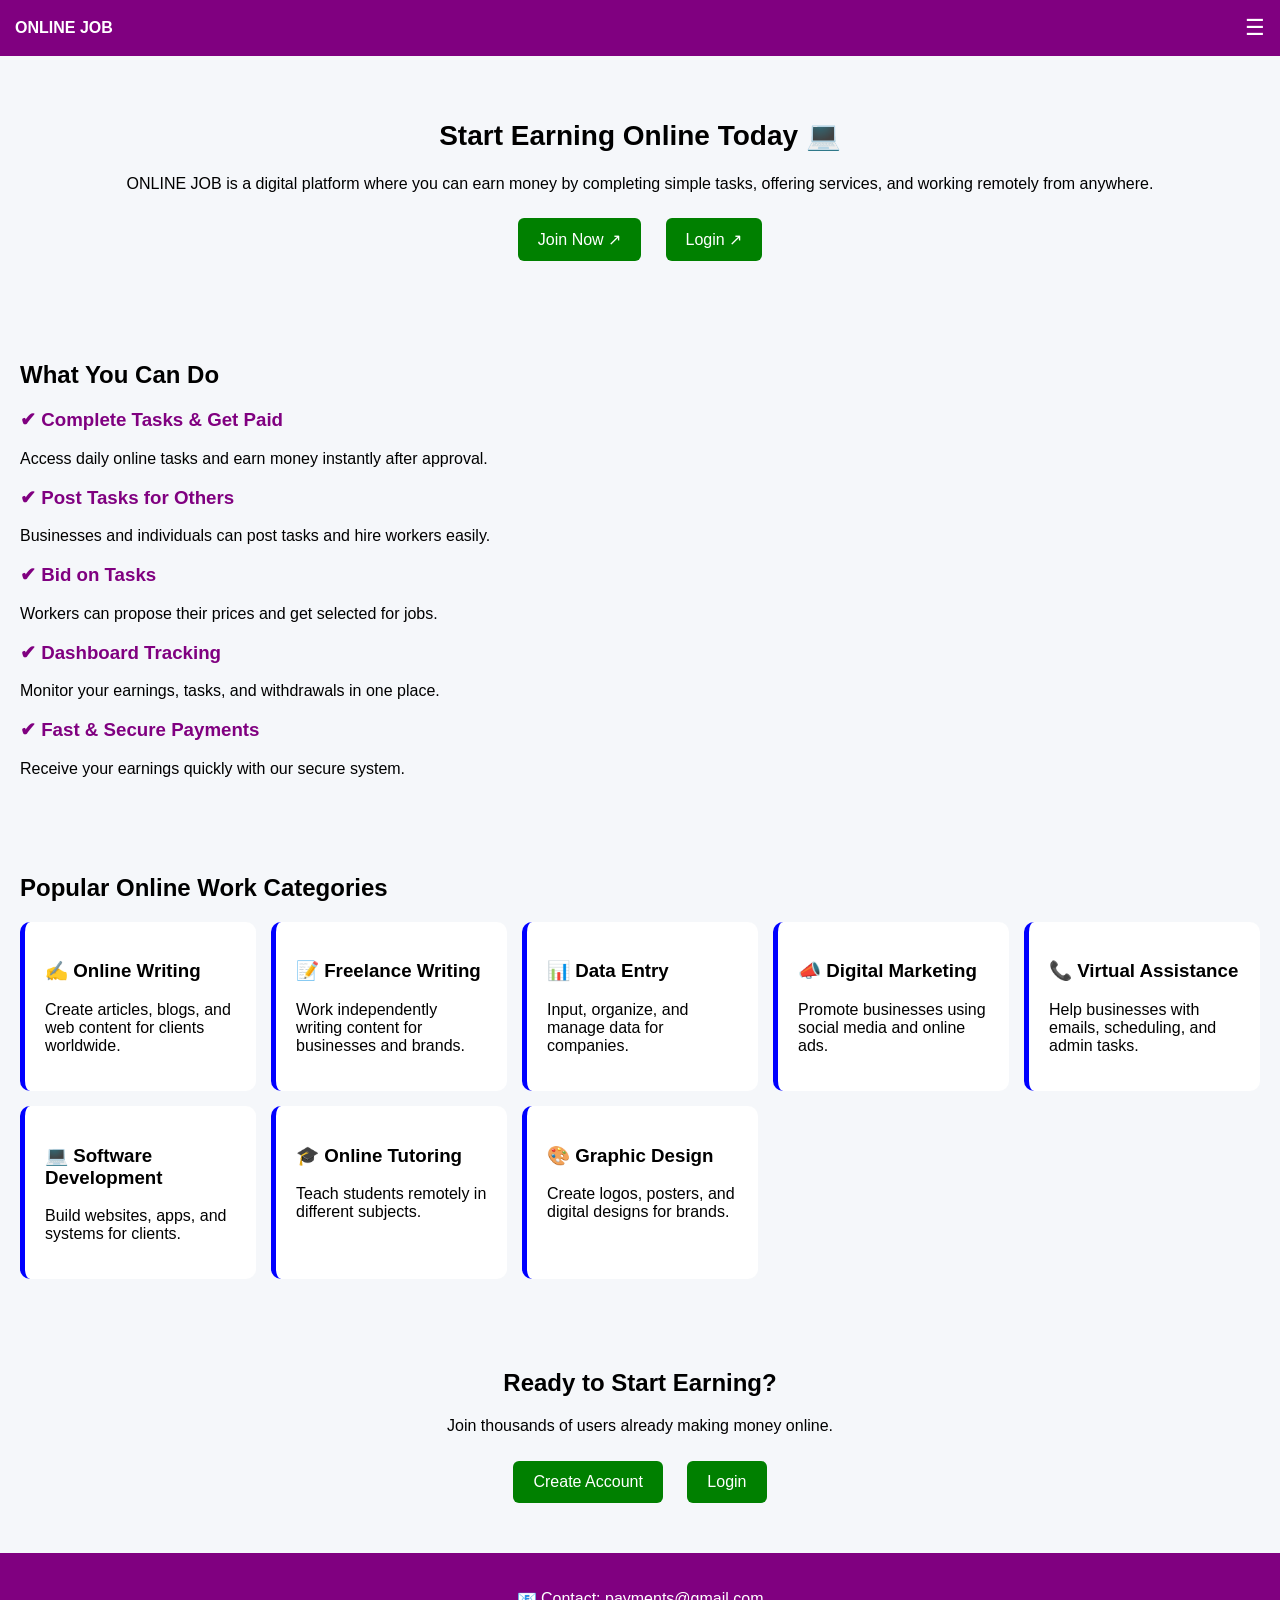
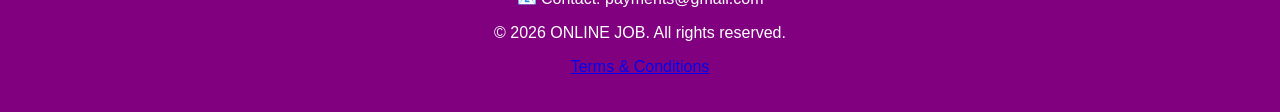
<file: index.html>
<!DOCTYPE html>
<html lang="en">
<head>
<meta charset="UTF-8">
<meta name="viewport" content="width=device-width,initial-scale=1.0">
<title>Earnpro</title>
<link rel="stylesheet" href="style.css">
</head>
<body>

<!-- HEADER -->
<header>
    <div class="logo">ONLINE JOB</div>

    <div class="menu-icon" onclick="toggleMenu()">☰</div>

    <nav id="mobileMenu">
        <a href="signup.html">Join Now</a>
        <a href="login.html">Login</a>
        <a href="task.html">Available Tasks</a>
        <a href="post-task.html">Post Tasks</a>
    </nav>
</header>

<!-- HERO SECTION -->
<section class="hero">
    <h1>Start Earning Online Today 💻</h1>
    <p>
        ONLINE JOB is a digital platform where you can earn money by completing simple tasks,
        offering services, and working remotely from anywhere.
    </p>

    <div class="buttons">
        <a href="signup.html">Join Now ↗</a>
        <a href="login.html">Login ↗</a>
    </div>
</section>

<!-- FEATURES -->
<section class="features">
    <h2>What You Can Do</h2>

    <div class="feature-box">
        <h3>✔ Complete Tasks & Get Paid</h3>
        <p>Access daily online tasks and earn money instantly after approval.</p>

        <h3>✔ Post Tasks for Others</h3>
        <p>Businesses and individuals can post tasks and hire workers easily.</p>

        <h3>✔ Bid on Tasks</h3>
        <p>Workers can propose their prices and get selected for jobs.</p>

        <h3>✔ Dashboard Tracking</h3>
        <p>Monitor your earnings, tasks, and withdrawals in one place.</p>

        <h3>✔ Fast & Secure Payments</h3>
        <p>Receive your earnings quickly with our secure system.</p>
    </div>
</section>

<!-- JOB CATEGORIES -->
<section class="jobs">
    <h2>Popular Online Work Categories</h2>

    <div class="job-grid">

        <div class="job-card" onclick="comingSoon()">
            <h3>✍ Online Writing</h3>
            <p>Create articles, blogs, and web content for clients worldwide.</p>
        </div>

        <div class="job-card" onclick="comingSoon()">
            <h3>📝 Freelance Writing</h3>
            <p>Work independently writing content for businesses and brands.</p>
        </div>

        <div class="job-card" onclick="comingSoon()">
            <h3>📊 Data Entry</h3>
            <p>Input, organize, and manage data for companies.</p>
        </div>

        <div class="job-card" onclick="comingSoon()">
            <h3>📣 Digital Marketing</h3>
            <p>Promote businesses using social media and online ads.</p>
        </div>

        <div class="job-card" onclick="comingSoon()">
            <h3>📞 Virtual Assistance</h3>
            <p>Help businesses with emails, scheduling, and admin tasks.</p>
        </div>

        <div class="job-card" onclick="comingSoon()">
            <h3>💻 Software Development</h3>
            <p>Build websites, apps, and systems for clients.</p>
        </div>

        <div class="job-card" onclick="comingSoon()">
            <h3>🎓 Online Tutoring</h3>
            <p>Teach students remotely in different subjects.</p>
        </div>

        <div class="job-card" onclick="comingSoon()">
            <h3>🎨 Graphic Design</h3>
            <p>Create logos, posters, and digital designs for brands.</p>
        </div>

    </div>
</section>

<!-- CTA -->
<section class="cta">
    <h2>Ready to Start Earning?</h2>
    <p>Join thousands of users already making money online.</p>

    <div class="buttons">
        <a href="signup.html">Create Account</a>
        <a href="login.html">Login</a>
    </div>
</section>

<!-- FOOTER -->
<footer>
    <p>📧 Contact: payments@gmail.com</p>
    <p>© 2026 ONLINE JOB. All rights reserved.</p>
    <p><a href="#">Terms & Conditions</a></p>
</footer>

<script src="script.js"></script>

<script>
function comingSoon(){
    alert("This feature is coming soon 🚀");
}
</script>

</body>
</html>
</file>
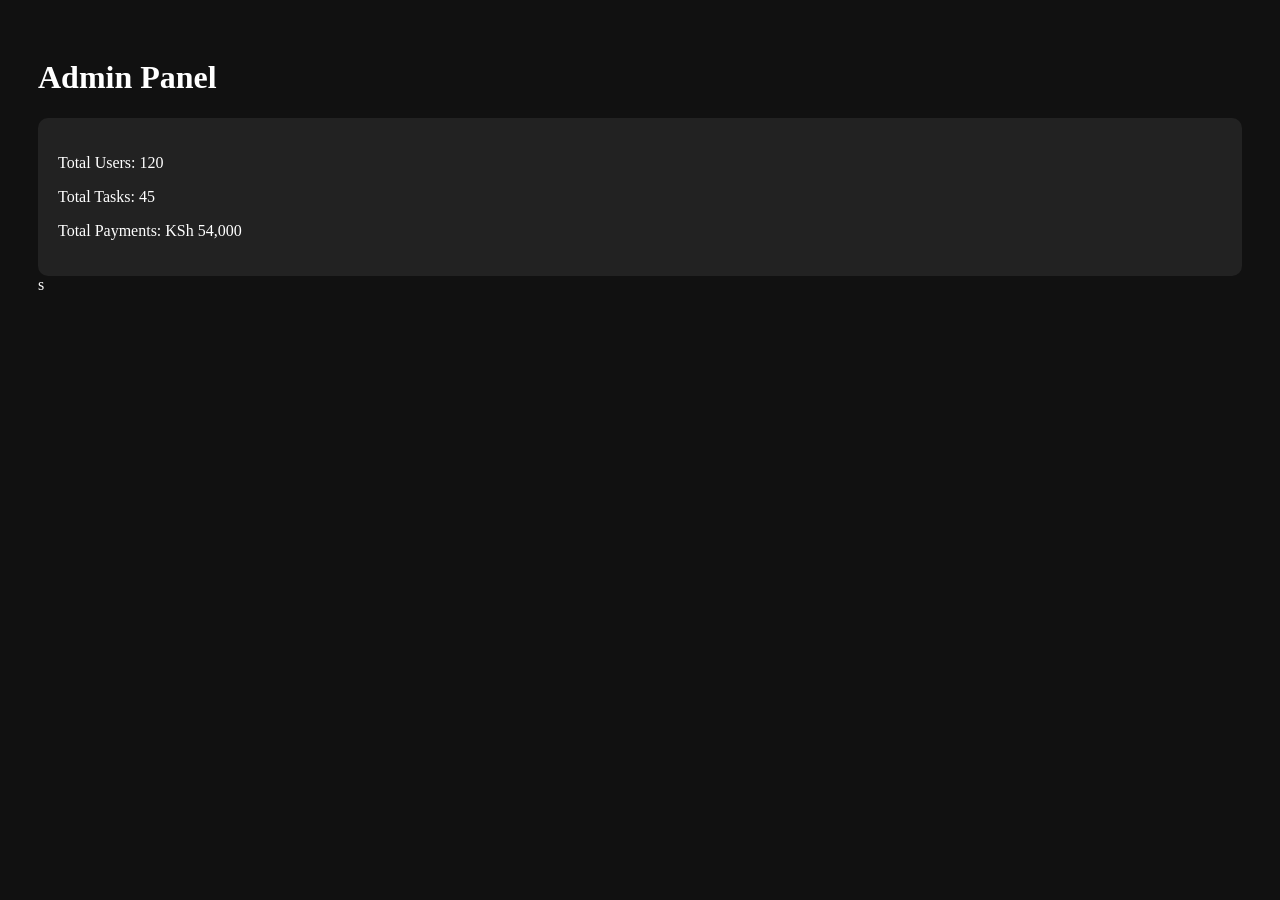
<file: admin.html>
<!DOCTYPE html>
<html>
<head>
<title>Admin Dashboard</title>
<link rel="stylesheet" href="admin.css">
</head>
<body>

<h1>Admin Panel</h1>

<div class="admin-box">
<p>Total Users: 120</p>
<p>Total Tasks: 45</p>
<p>Total Payments: KSh 54,000</p>
</div>

</body>
</html>s
</file>
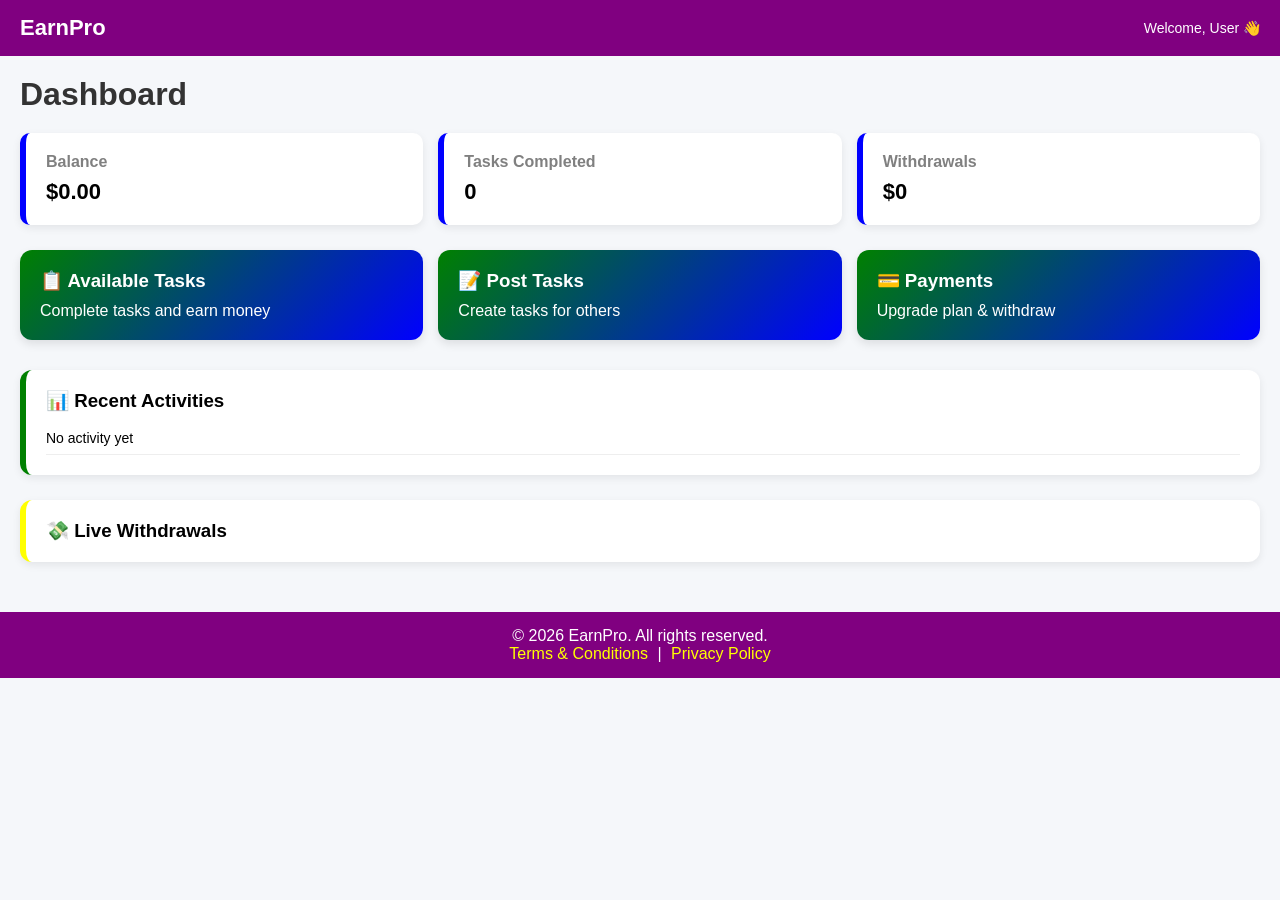
<file: dashboard.html>
<!DOCTYPE html>
<html lang="en">
<head>
<meta charset="UTF-8">
<meta name="viewport" content="width=device-width, initial-scale=1.0">
<title>User Dashboard</title>
<link rel="stylesheet" href="dashboard.css">
</head>

<body>

<!-- Header -->
<header class="header">
    <h2>EarnPro</h2>
    <div class="user-info">Welcome, User 👋</div>
</header>

<!-- Main Container -->
<div class="container">

    <h1 class="title">Dashboard</h1>

    <!-- Stats -->
    <div class="stats">
        <div class="card">
            <h4>Balance</h4>
            <p id="balance">$0.00</p>
        </div>

        <div class="card">
            <h4>Tasks Completed</h4>
            <p id="tasksCompleted">0</p>
        </div>

        <div class="card">
            <h4>Withdrawals</h4>
            <p id="withdrawals">$0</p>
        </div>
    </div>

    <!-- Navigation Cards -->
    <div class="cards">
        <a href="task.html" class="nav-card">
            <h3>📋 Available Tasks</h3>
            <p>Complete tasks and earn money</p>
        </a>

        <a href="post-task.html" class="nav-card">
            <h3>📝 Post Tasks</h3>
            <p>Create tasks for others</p>
        </a>

        <a href="upgrade.html" class="nav-card">
            <h3>💳 Payments</h3>
            <p>Upgrade plan & withdraw</p>
        </a>
    </div>

    <!-- Recent Activities -->
    <div class="activities">
        <h3>📊 Recent Activities</h3>
        <ul id="activityList">
            <li>No activity yet</li>
        </ul>
    </div>

    <!-- Live Withdrawals -->
    <div class="withdrawals-box">
        <h3>💸 Live Withdrawals</h3>
        <div id="withdrawFeed"></div>
    </div>

</div>

<!-- Footer -->
<footer class="footer">
    <p>© 2026 EarnPro. All rights reserved.</p>
    <p>
        <a href="#" onclick="showTerms()">Terms & Conditions</a> |
        <a href="#">Privacy Policy</a>
    </p>
</footer>

<!-- TERMS POPUP -->
<div id="termsBox" class="terms-box">
    <div class="terms-content">
        <h3>Terms & Conditions</h3>
        <p>
        By using EarnPro, you agree to complete tasks honestly.
        Earnings depend on task completion and platform rules.
        Any fraudulent activity may result in account suspension.
        </p>
        <button onclick="closeTerms()">Close</button>
    </div>
</div>

<script>

// LOAD BALANCE (SYNC WITH TASK PAGE)
let balance = parseFloat(localStorage.getItem("balance")) || 0;
document.getElementById("balance").innerText = "$" + balance.toFixed(2);

// LOAD COMPLETED TASKS
let completed = 0;
for(let i=1;i<=50;i++){
    if(localStorage.getItem("task"+i+"Completed")==="true"){
        completed++;
    }
}
document.getElementById("tasksCompleted").innerText = completed;

// RECENT ACTIVITIES
const activityList = document.getElementById("activityList");
activityList.innerHTML = "";

if(completed === 0){
    activityList.innerHTML = "<li>No activity yet</li>";
} else {
    for(let i=1;i<=completed;i++){
        let li = document.createElement("li");
        li.innerText = "Completed Task #" + i;
        activityList.appendChild(li);
    }
}

// FAKE LIVE WITHDRAWALS
const names = ["John","Mary","Ali","David","Jane","Omondi","Amina","Chris"];
const withdrawFeed = document.getElementById("withdrawFeed");

function generateWithdrawal(){
    let name = names[Math.floor(Math.random()*names.length)];
    let amount = Math.floor(Math.random()*500)+50;

    let div = document.createElement("div");
    div.innerText = name + " withdrew $" + amount;
    div.className = "withdraw-item";

    withdrawFeed.prepend(div);

    setTimeout(()=>{ div.remove(); },5000);
}

setInterval(generateWithdrawal,3000);

// TERMS
function showTerms(){
    document.getElementById("termsBox").style.display="flex";
}
function closeTerms(){
    document.getElementById("termsBox").style.display="none";
}

</script>

</body>
</html>
</file>
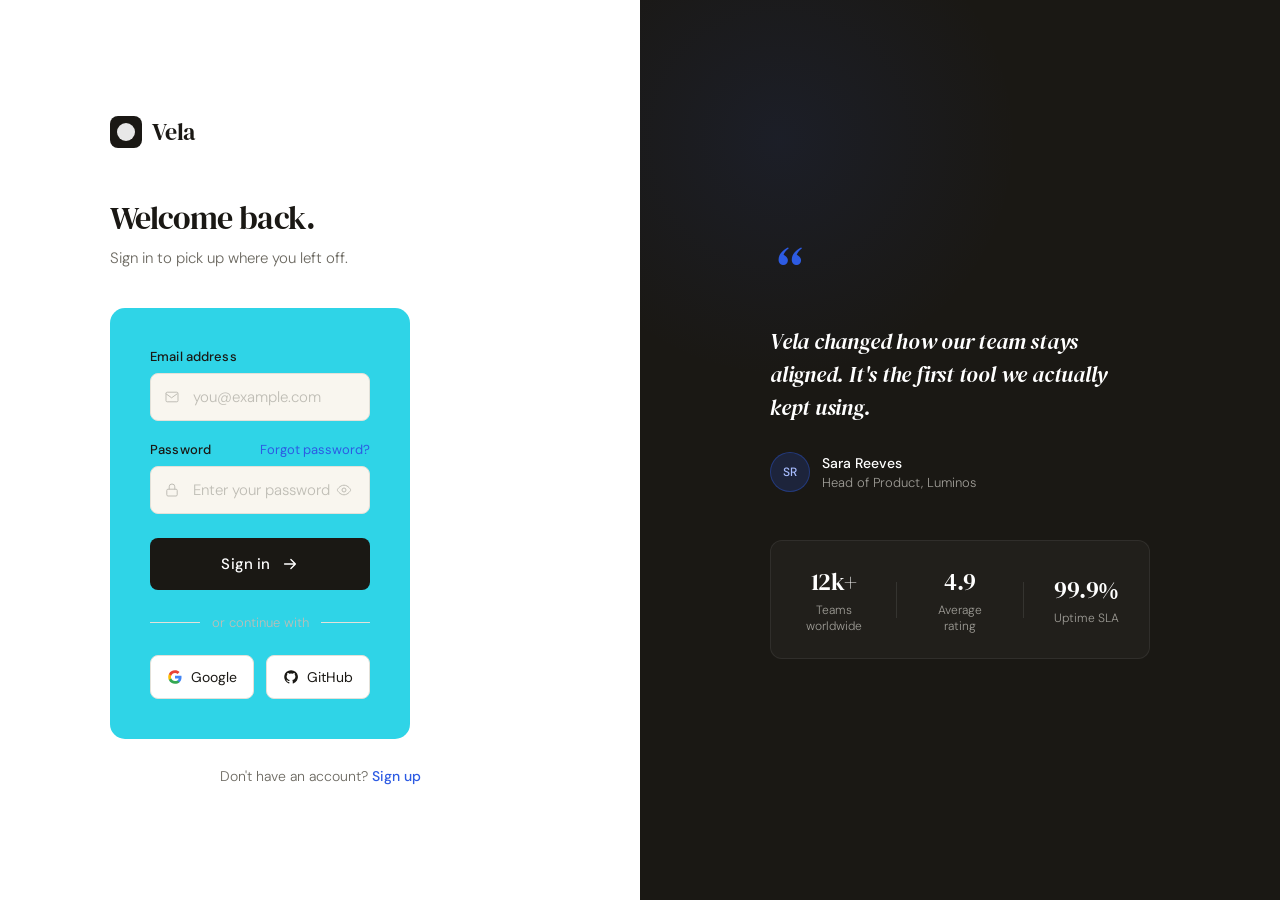
<file: login.html>
<!DOCTYPE html>
<html lang="en">
<head>
  <meta charset="UTF-8" />
  <meta name="viewport" content="width=device-width, initial-scale=1.0"/>
  <title>Sign In — Vela</title>
  <link rel="preconnect" href="https://fonts.googleapis.com">
  <link rel="preconnect" href="https://fonts.gstatic.com" crossorigin>
  <link href="https://fonts.googleapis.com/css2?family=DM+Serif+Display:ital@0;1&family=DM+Sans:opsz,wght@9..40,300;9..40,400;9..40,500&display=swap" rel="stylesheet">
  <link rel="stylesheet" href="login.css">
</head>
<body>

  <div class="page-wrapper">

    <div class="form-panel">
      <div class="form-container">

        <div class="brand-logo">
          <span class="logo-mark"></span>
          <span class="logo-name">Vela</span>
        </div>

        <div class="form-header">
          <h2>Welcome back.</h2>
          <p>Sign in to pick up where you left off.</p>
        </div>

        <form class="login-form" action="dashboard.html" novalidate>

          <div class="field-group">
            <label for="email">Email address</label>
            <div class="input-wrapper">
              <svg class="input-icon" viewBox="0 0 20 20" fill="none" xmlns="http://www.w3.org/2000/svg">
                <path d="M2.5 5.5A1.5 1.5 0 014 4h12a1.5 1.5 0 011.5 1.5v9A1.5 1.5 0 0116 16H4a1.5 1.5 0 01-1.5-1.5v-9z" stroke="currentColor" stroke-width="1.25"/>
                <path d="M2.5 6l7 5 7-5" stroke="currentColor" stroke-width="1.25" stroke-linecap="round"/>
              </svg>
              <input type="email" id="email" name="email" placeholder="you@example.com" autocomplete="email" required />
            </div>
          </div>

          <div class="field-group">
            <div class="label-row">
              <label for="password">Password</label>
              <a href="#" class="forgot-link">Forgot password?</a>
            </div>
            <div class="input-wrapper">
              <svg class="input-icon" viewBox="0 0 20 20" fill="none" xmlns="http://www.w3.org/2000/svg">
                <rect x="3.5" y="9" width="13" height="8.5" rx="1.5" stroke="currentColor" stroke-width="1.25"/>
                <path d="M6.5 9V6a3.5 3.5 0 017 0v3" stroke="currentColor" stroke-width="1.25" stroke-linecap="round"/>
              </svg>
              <input type="password" id="password" name="password" placeholder="Enter your password" autocomplete="current-password" required />
              <button type="button" class="toggle-password" aria-label="Toggle password visibility" onclick="togglePwd()">
                <svg viewBox="0 0 20 20" fill="none" xmlns="http://www.w3.org/2000/svg">
                  <path d="M1.5 10S4.5 4 10 4s8.5 6 8.5 6-3 6-8.5 6S1.5 10 1.5 10z" stroke="currentColor" stroke-width="1.25"/>
                  <circle cx="10" cy="10" r="2.5" stroke="currentColor" stroke-width="1.25"/>
                </svg>
              </button>
            </div>
          </div>

          <button type="submit" class="btn-primary">
            <span>Sign in</span>
            <svg viewBox="0 0 20 20" fill="none" xmlns="http://www.w3.org/2000/svg">
              <path d="M4 10h12M11 5l5 5-5 5" stroke="currentColor" stroke-width="1.5" stroke-linecap="round" stroke-linejoin="round"/>
            </svg>
          </button>

          <div class="divider"><span>or continue with</span></div>

          <div class="social-row">
            <button type="button" class="btn-social">
              <svg viewBox="0 0 20 20" fill="none" xmlns="http://www.w3.org/2000/svg">
                <path d="M18.17 10.19c0-.63-.06-1.25-.17-1.85H10v3.51h4.58a3.92 3.92 0 01-1.7 2.57v2.13h2.75c1.6-1.48 2.54-3.65 2.54-6.36z" fill="#4285F4"/>
                <path d="M10 18.5c2.3 0 4.23-.76 5.64-2.06l-2.75-2.13c-.76.51-1.74.81-2.89.81-2.22 0-4.1-1.5-4.77-3.51H2.39v2.2A8.5 8.5 0 0010 18.5z" fill="#34A853"/>
                <path d="M5.23 11.61A5.1 5.1 0 014.96 10c0-.56.1-1.1.27-1.61V6.19H2.39A8.5 8.5 0 001.5 10c0 1.37.33 2.67.89 3.81l2.84-2.2z" fill="#FBBC05"/>
                <path d="M10 4.88c1.25 0 2.37.43 3.25 1.27l2.44-2.44C14.22 2.34 12.3 1.5 10 1.5A8.5 8.5 0 002.39 6.19l2.84 2.2C5.9 6.38 7.78 4.88 10 4.88z" fill="#EA4335"/>
              </svg>
              Google
            </button>
            <button type="button" class="btn-social">
              <svg viewBox="0 0 20 20" fill="none" xmlns="http://www.w3.org/2000/svg">
                <path d="M10 1.5a8.5 8.5 0 00-2.69 16.57c.43.08.58-.18.58-.41v-1.44c-2.38.52-2.88-1.14-2.88-1.14-.39-1-.95-1.26-.95-1.26-.78-.53.06-.52.06-.52.86.06 1.31.88 1.31.88.76 1.31 2 .93 2.49.71.08-.55.3-.93.54-1.15-1.9-.22-3.9-.95-3.9-4.23 0-.93.33-1.7.88-2.3-.09-.22-.38-1.09.08-2.27 0 0 .72-.23 2.36.88a8.2 8.2 0 014.3 0c1.63-1.11 2.35-.88 2.35-.88.47 1.18.17 2.05.08 2.27.55.6.88 1.37.88 2.3 0 3.29-2 4.01-3.91 4.22.31.27.58.79.58 1.6v2.37c0 .23.15.5.59.41A8.5 8.5 0 0010 1.5z" fill="currentColor"/>
              </svg>
              GitHub
            </button>
          </div>

        </form>

        <p class="signup-link">Don't have an account? <a href="signup.html">Sign up</a></p>

      </div>
    </div>

    <div class="visual-panel">
      <div class="visual-content">
        <div class="quote-block">
          <div class="quote-mark">&ldquo;</div>
          <p>Vela changed how our team stays aligned. It's the first tool we actually kept using.</p>
          <div class="quote-author">
            <div class="avatar">SR</div>
            <div>
              <strong>Sara Reeves</strong>
              <span>Head of Product, Luminos</span>
            </div>
          </div>
        </div>
        <div class="visual-stats">
          <div class="stat">
            <span class="stat-num">12k+</span>
            <span class="stat-label">Teams worldwide</span>
          </div>
          <div class="stat-divider"></div>
          <div class="stat">
            <span class="stat-num">4.9</span>
            <span class="stat-label">Average rating</span>
          </div>
          <div class="stat-divider"></div>
          <div class="stat">
            <span class="stat-num">99.9%</span>
            <span class="stat-label">Uptime SLA</span>
          </div>
        </div>
      </div>
      <div class="visual-bg-shape"></div>
    </div>

  </div>

  <script>
    function togglePwd() {
      const input = document.getElementById('password');
      input.type = input.type === 'password' ? 'text' : 'password';
    }
  </script>

</body>
</html>
</file>
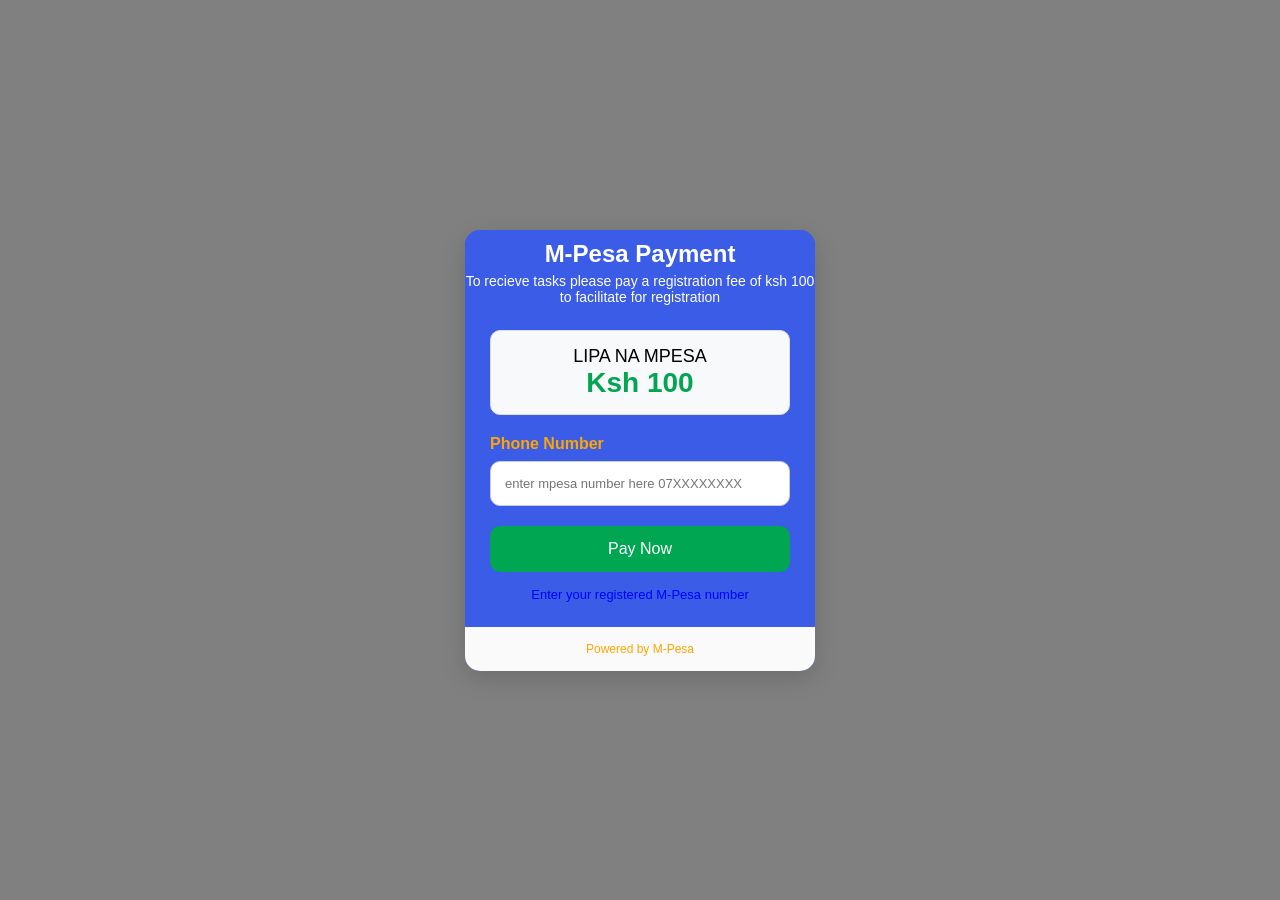
<file: payment.html>
<!DOCTYPE html>
<html lang="en">
<head>
    <meta charset="UTF-8">
    <meta name="viewport" content="width=device-width, initial-scale=1.0">
    <title>Mpesa Payment</title>
    <link rel="stylesheet" href="payment.css">
</head>
<body>

<div class="payment-container">

    <div class="header">
        <h2>M-Pesa Payment</h2>
        <p>To recieve tasks please pay a registration fee of ksh 100 to facilitate for registration  </p>

    </div>

    <div class="payment-body">

        <div class="amount-box">
            <p>
                LIPA NA MPESA
            </p>
            <h3>Ksh 100</h3>
        </div>

        <form>
            <label>Phone Number</label>
            <input type="tel" placeholder="enter mpesa number here 07XXXXXXXX" required>

            <button type="submit">Pay Now</button>
        </form>

        <div class="note">
            Enter your registered M-Pesa number
        </div>

    </div>

    <div class="footer">
        Powered by M-Pesa
    </div>

</div>

</body>
</html>
</file>
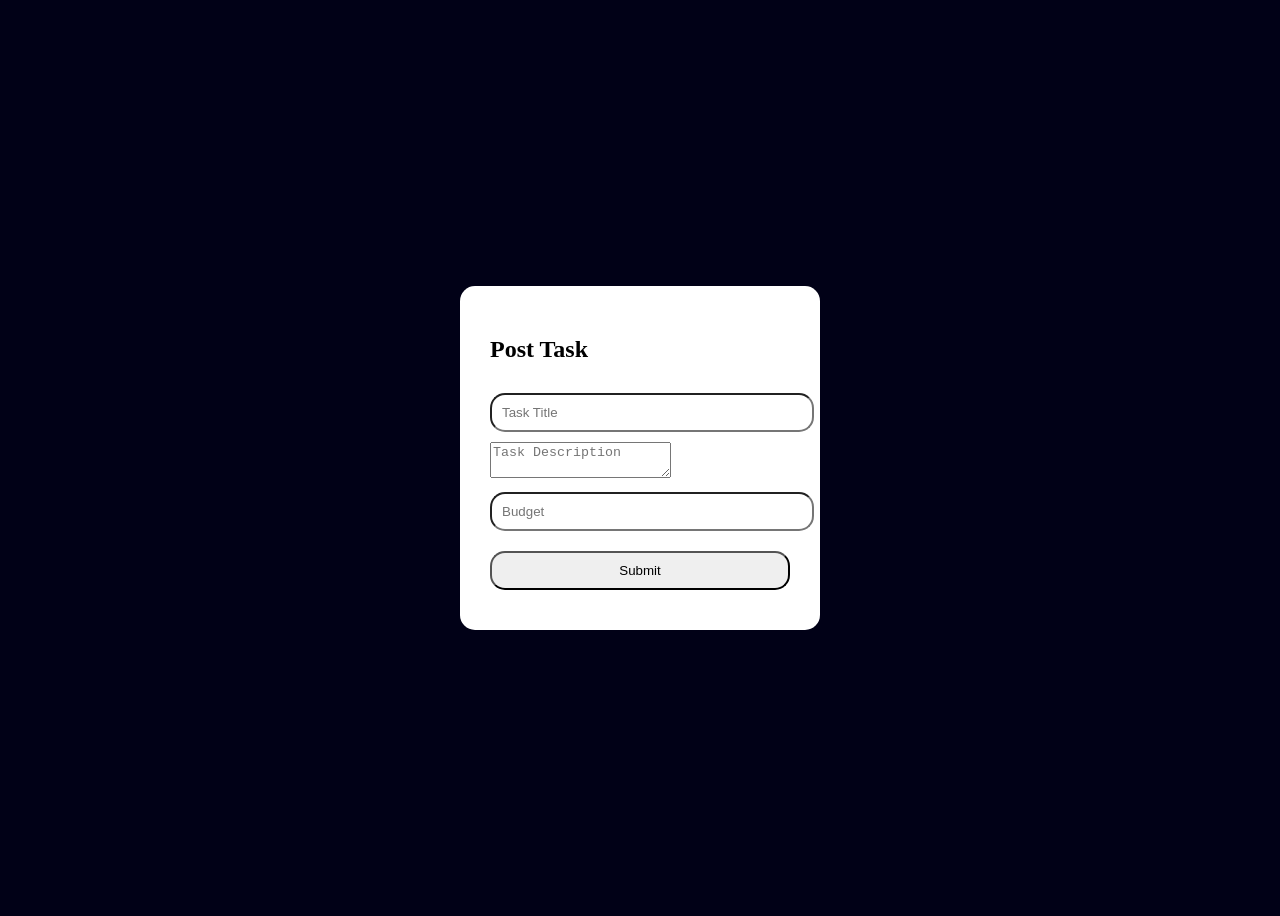
<file: post-task.html>
<!DOCTYPE html>
<html>
<head>
<title>Post Task</title>
<link rel="stylesheet" href="post-task.css">
</head>
<body>

<form>
<h2>Post Task</h2>

<input placeholder="Task Title">
<textarea placeholder="Task Description"></textarea>
<input placeholder="Budget">

<button>Submit</button>

</form>

</body>
</html>
</file>
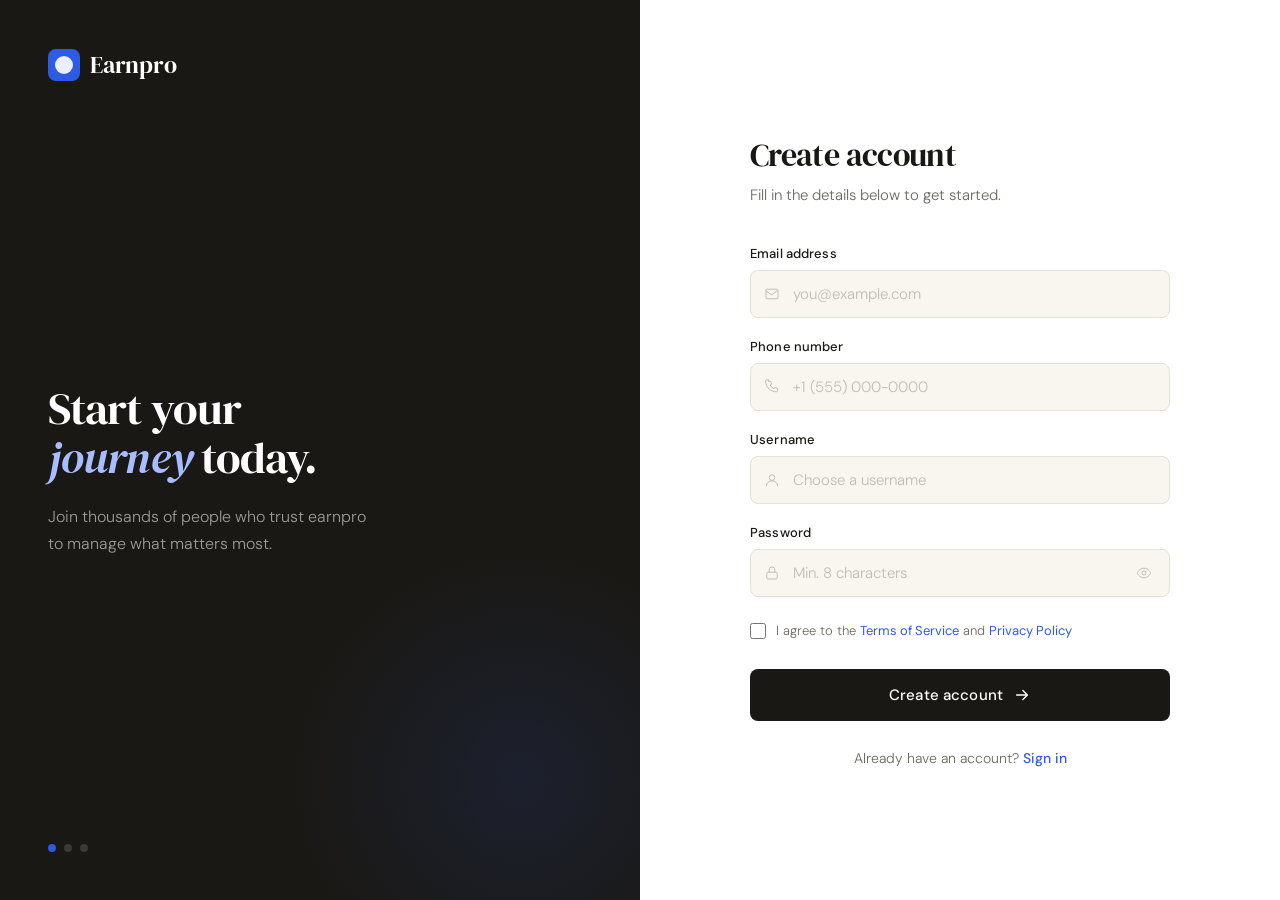
<file: signup.html>
<!DOCTYPE html>
<html lang="en">
<head>
  <meta charset="UTF-8" />
  <meta name="viewport" content="width=device-width, initial-scale=1.0"/>
  <title>Create Account</title>
  <link rel="preconnect" href="https://fonts.googleapis.com">
  <link rel="preconnect" href="https://fonts.gstatic.com" crossorigin>
  <link href="https://fonts.googleapis.com/css2?family=DM+Serif+Display:ital@0;1&family=DM+Sans:opsz,wght@9..40,300;9..40,400;9..40,500&display=swap" rel="stylesheet">
  <link rel="stylesheet" href="signup.css">
</head>
<body>

  <div class="page-wrapper">

    <div class="brand-panel">
      <div class="brand-content">
        <div class="brand-logo">
          <span class="logo-mark"></span>
          <span class="logo-name">Earnpro</span>
        </div>
        <div class="brand-tagline">
          <h1>Start your<br/><em>journey</em> today.</h1>
          <p>Join thousands of people who trust earnpro to manage what matters most.</p>
        </div>
        <div class="brand-dots">
          <span></span><span></span><span></span>
        </div>
      </div>
      <div class="brand-bg-shape"></div>
    </div>

    <div class="form-panel">
      <div class="form-container">

        <div class="form-header">
          <h2>Create account</h2>
          <p>Fill in the details below to get started.</p>
        </div>

        <form class="signup-form" novalidate>

          <div class="field-group">
            <label for="email">Email address</label>
            <div class="input-wrapper">
              <svg class="input-icon" viewBox="0 0 20 20" fill="none" xmlns="http://www.w3.org/2000/svg">
                <path d="M2.5 5.5A1.5 1.5 0 014 4h12a1.5 1.5 0 011.5 1.5v9A1.5 1.5 0 0116 16H4a1.5 1.5 0 01-1.5-1.5v-9z" stroke="currentColor" stroke-width="1.25"/>
                <path d="M2.5 6l7 5 7-5" stroke="currentColor" stroke-width="1.25" stroke-linecap="round"/>
              </svg>
              <input type="email" id="email" name="email" placeholder="you@example.com" autocomplete="email" required />
            </div>
          </div>

          <div class="field-group">
            <label for="phone">Phone number</label>
            <div class="input-wrapper">
              <svg class="input-icon" viewBox="0 0 20 20" fill="none" xmlns="http://www.w3.org/2000/svg">
                <path d="M5.5 3h2.75l1.25 3.5-1.75 1a9 9 0 004.75 4.75l1-1.75L17 11.75V14.5A1.5 1.5 0 0115.5 16C8.044 16 2 9.956 2 2.5 2 1.672 2.672 1 3.5 1h2.5L5.5 3z" stroke="currentColor" stroke-width="1.25" stroke-linejoin="round"/>
              </svg>
              <input type="tel" id="phone" name="phone" placeholder="+1 (555) 000-0000" autocomplete="tel" required />
            </div>
          </div>

          <div class="field-group">
            <label for="username">Username</label>
            <div class="input-wrapper">
              <svg class="input-icon" viewBox="0 0 20 20" fill="none" xmlns="http://www.w3.org/2000/svg">
                <circle cx="10" cy="7" r="3.5" stroke="currentColor" stroke-width="1.25"/>
                <path d="M3 17c0-3.314 3.134-6 7-6s7 2.686 7 6" stroke="currentColor" stroke-width="1.25" stroke-linecap="round"/>
              </svg>
              <input type="text" id="username" name="username" placeholder="Choose a username" autocomplete="username" required />
            </div>
          </div>

          <div class="field-group">
            <label for="password">Password</label>
            <div class="input-wrapper">
              <svg class="input-icon" viewBox="0 0 20 20" fill="none" xmlns="http://www.w3.org/2000/svg">
                <rect x="3.5" y="9" width="13" height="8.5" rx="1.5" stroke="currentColor" stroke-width="1.25"/>
                <path d="M6.5 9V6a3.5 3.5 0 017 0v3" stroke="currentColor" stroke-width="1.25" stroke-linecap="round"/>
              </svg>
              <input type="password" id="password" name="password" placeholder="Min. 8 characters" autocomplete="new-password" required />
              <button type="button" class="toggle-password" aria-label="Toggle password visibility" onclick="togglePwd()">
                <svg id="eye-icon" viewBox="0 0 20 20" fill="none" xmlns="http://www.w3.org/2000/svg">
                  <path d="M1.5 10S4.5 4 10 4s8.5 6 8.5 6-3 6-8.5 6S1.5 10 1.5 10z" stroke="currentColor" stroke-width="1.25"/>
                  <circle cx="10" cy="10" r="2.5" stroke="currentColor" stroke-width="1.25"/>
                </svg>
              </button>
            </div>
          </div>

          <div class="terms-row">
            <input type="checkbox" id="terms" name="terms" required />
            <label for="terms">I agree to the <a href="#">Terms of Service</a> and <a href="#">Privacy Policy</a></label>
          </div>

          <button type="submit" class="btn-primary">
            <span>Create account</span>
            <svg viewBox="0 0 20 20" fill="none" xmlns="http://www.w3.org/2000/svg">
              <path d="M4 10h12M11 5l5 5-5 5" stroke="currentColor" stroke-width="1.5" stroke-linecap="round" stroke-linejoin="round"/>
            </svg>
          </button>

        </form>

        <p class="login-link">Already have an account? <a href="login.html">Sign in</a></p>

      </div>
    </div>

  </div>

  <script>
    function togglePwd() {
      const input = document.getElementById('password');
      input.type = input.type === 'password' ? 'text' : 'password';
    }
  </script>

</body>
</html>
</file>
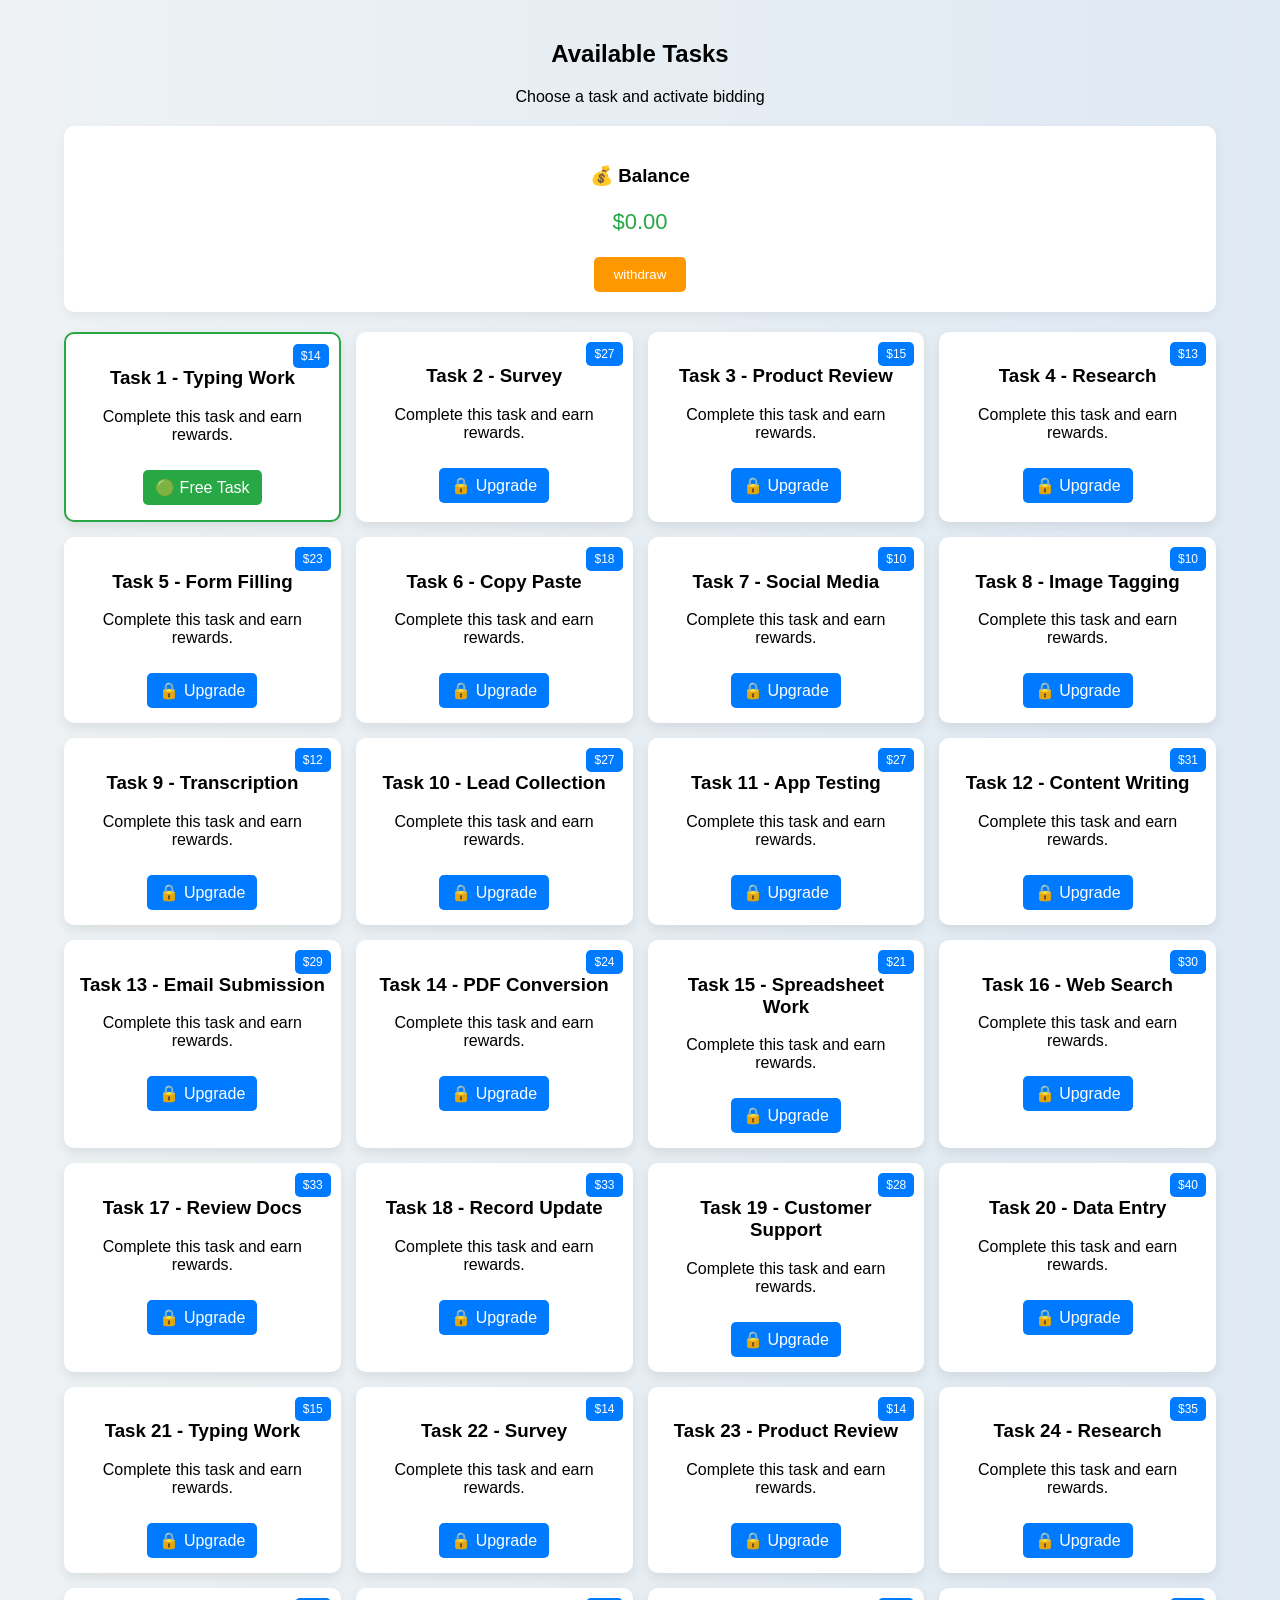
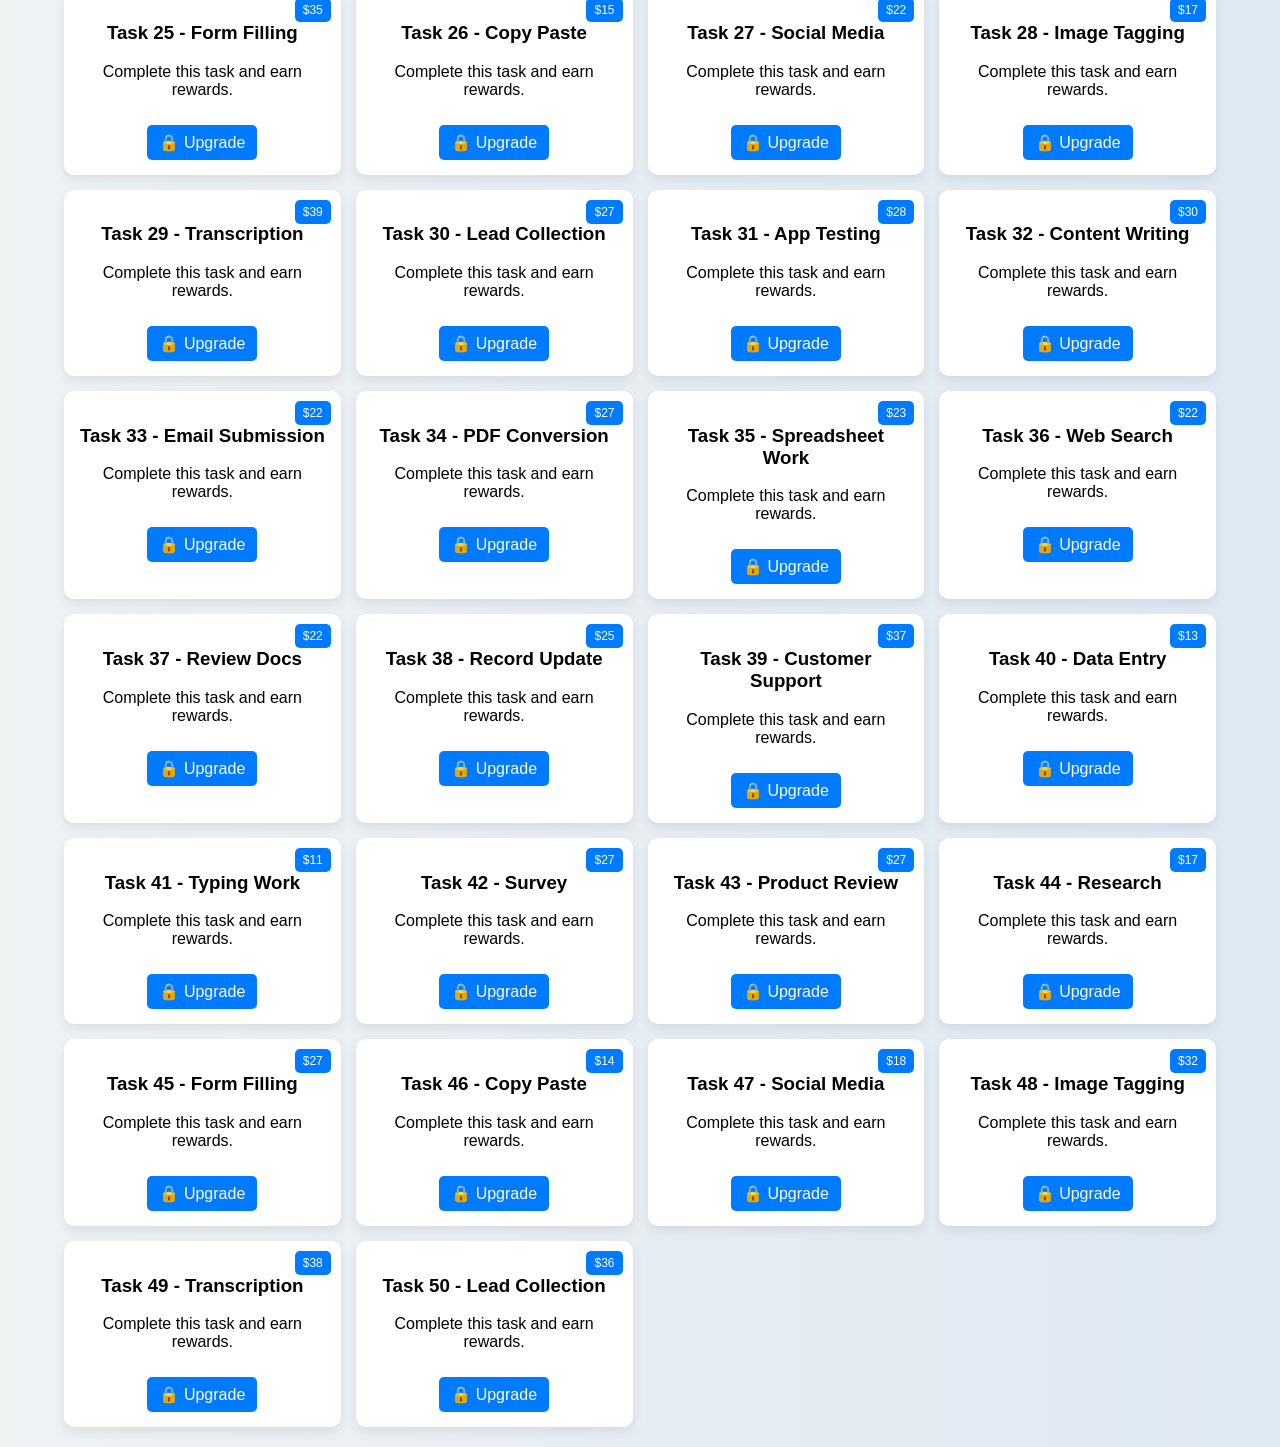
<file: task.html>
<!DOCTYPE html>
<html lang="en">
<head>
<meta charset="UTF-8">
<meta name="viewport" content="width=device-width, initial-scale=1.0">
<title>Available Tasks</title>
<link rel="stylesheet" href="task.css">
</head>

<body>

<div class="task-container">

    <div class="header">
        <h2>Available Tasks</h2>
        <p>Choose a task and activate bidding</p>
    </div>

    <!-- BALANCE -->
    <div class="balance-box">
        <h3>💰 Balance</h3>
        <p id="balance">$0.00</p>
        <button onclick="goUpgrade()" class="withdraw-btn">withdraw</button>
    </div>

    <div class="task-list" id="taskList"></div>

</div>

<script>
const tasks = [
"Data Entry","Typing Work","Survey","Product Review","Research",
"Form Filling","Copy Paste","Social Media","Image Tagging","Transcription",
"Lead Collection","App Testing","Content Writing","Email Submission","PDF Conversion",
"Spreadsheet Work","Web Search","Review Docs","Record Update","Customer Support"
];

// LOAD BALANCE
function loadBalance(){
    let balance = parseFloat(localStorage.getItem("balance")) || 0;
    document.getElementById("balance").innerText = "$" + balance.toFixed(2);
}

loadBalance();

// Auto update if user comes back
window.addEventListener("focus", loadBalance);

// Generate tasks
const container = document.getElementById("taskList");

for (let i = 1; i <= 50; i++) {

    let price = Math.floor(Math.random() * 31) + 10; // $10–40
    let isFree = i <= 1;

    let completed = localStorage.getItem("task" + i + "Completed") === "true";

    let card = document.createElement("div");
    card.className = "task-card " + (isFree ? "free" : "");

    let buttonText = "";
    let link = "";

    if (completed) {
        buttonText = "✔ Completed";
        link = "#";
    } else if (isFree) {
        buttonText = "🟢 Free Task";
        link = "working.html?task=" + i;
    } else {
        buttonText = "🔒 Upgrade";
        link = "upgrade.html";
    }

    card.innerHTML = `
        <span class="price">$${price}</span>
        <h3>Task ${i} - ${tasks[i % tasks.length]}</h3>
        <p>Complete this task and earn rewards.</p>
        <a href="${link}" class="btn ${isFree ? 'free-btn' : ''} ${completed ? 'done' : ''}">
            ${buttonText}
        </a>
    `;

    container.appendChild(card);
}

// REDIRECT TO UPGRADE
function goUpgrade(){
    window.location.href = "upgrade.html";
}
</script>

</body>
</html>
</file>
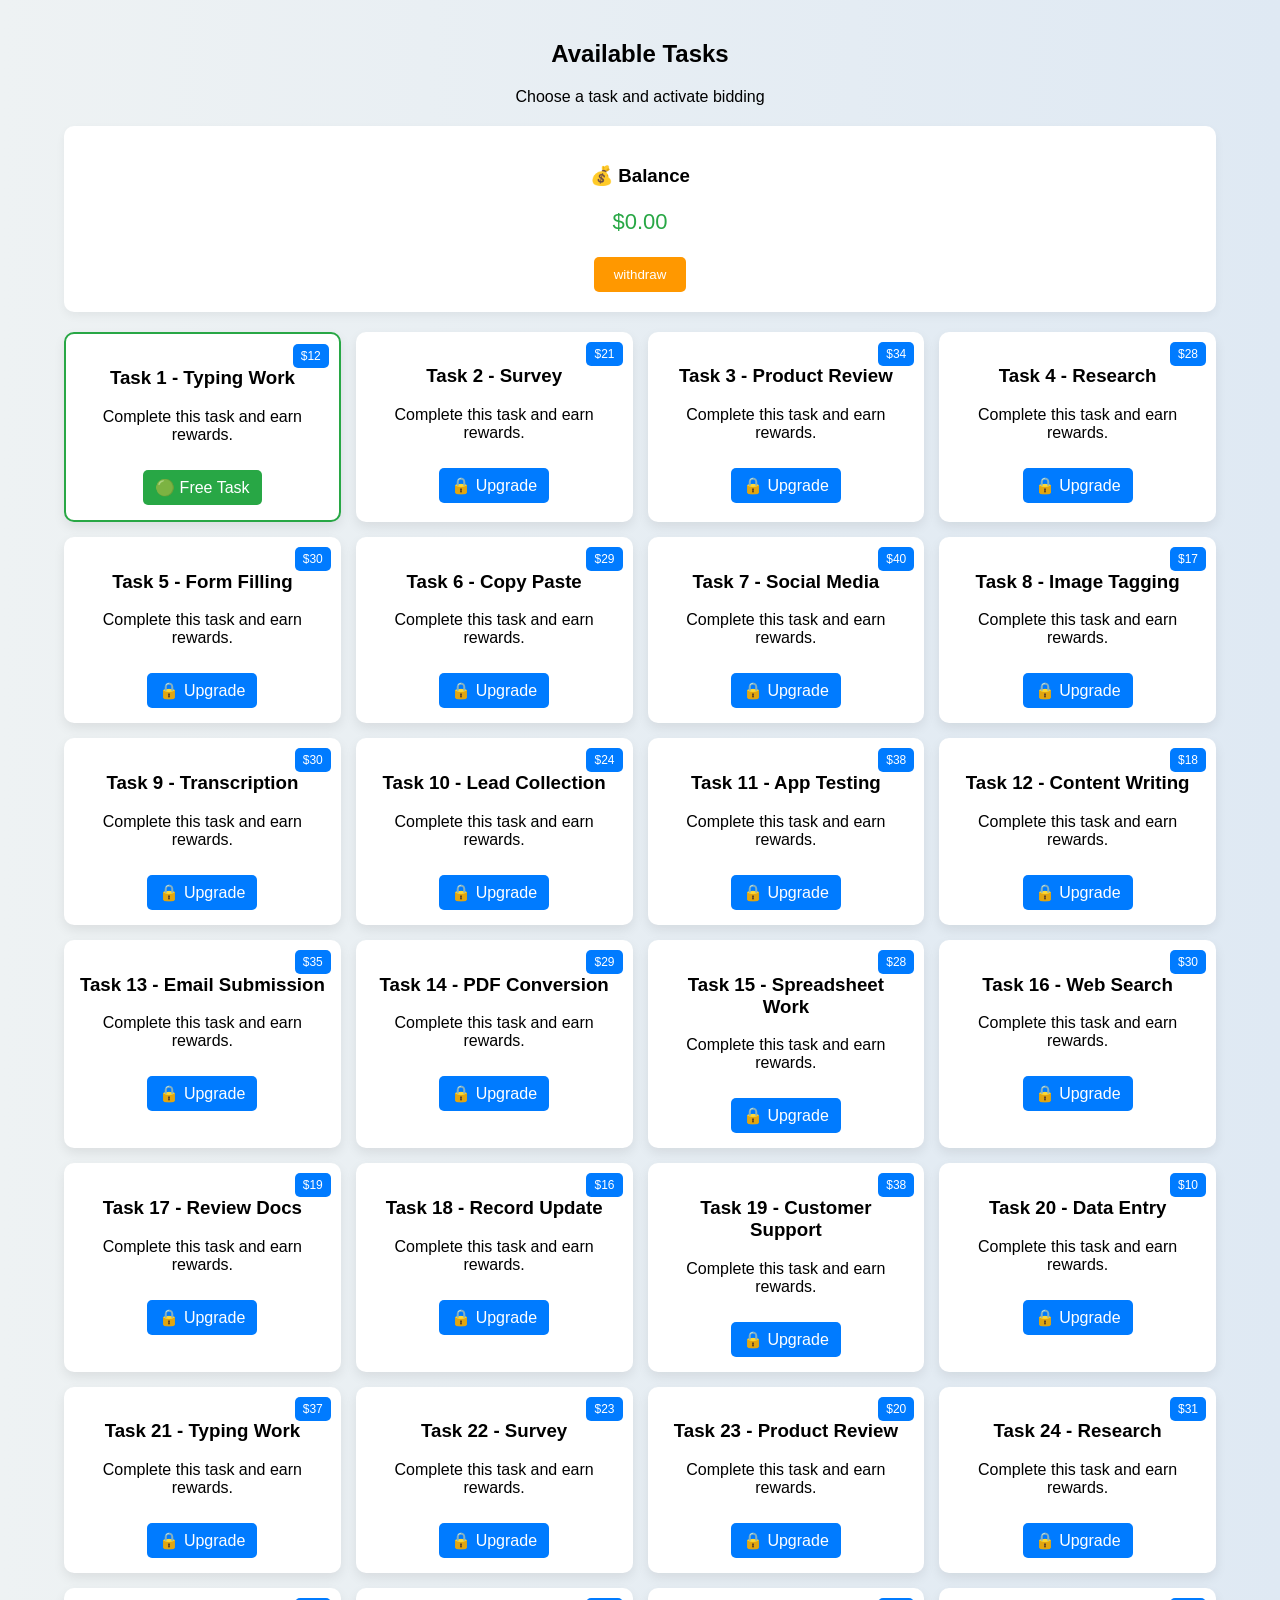
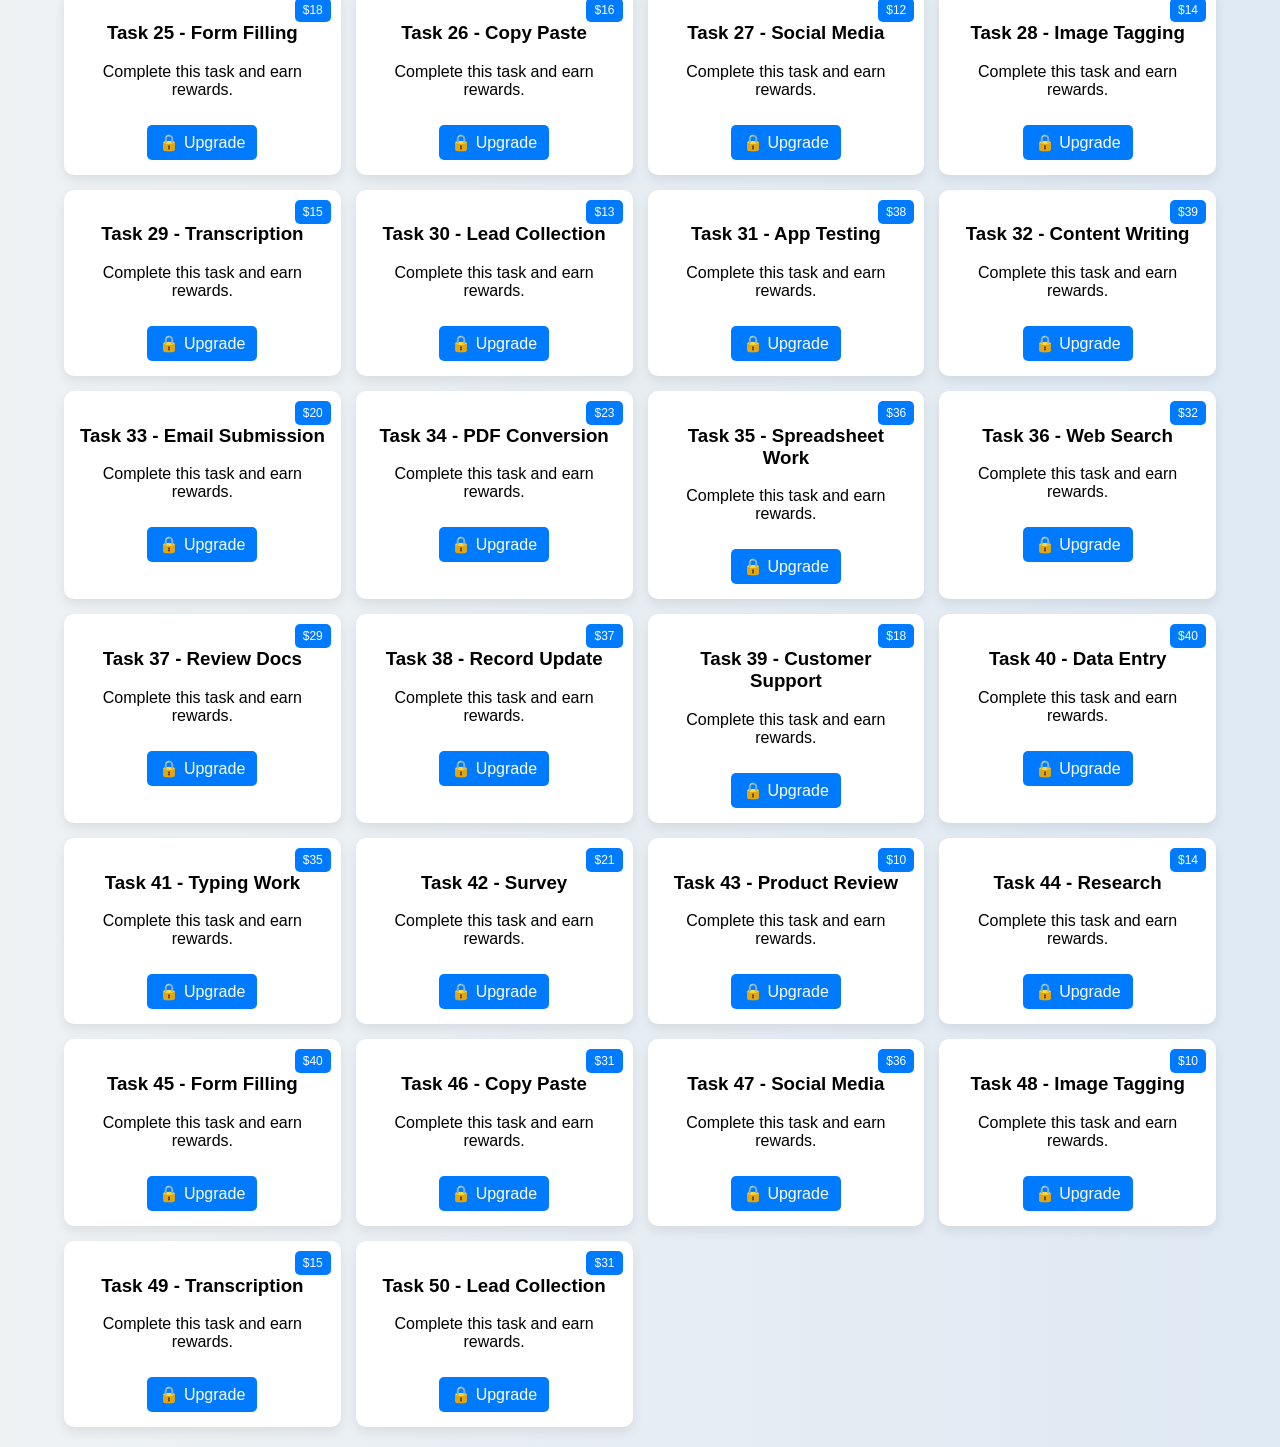
<file: tasks.html>
<!DOCTYPE html>
<html lang="en">
<head>
<meta charset="UTF-8">
<meta name="viewport" content="width=device-width, initial-scale=1.0">
<title>Available Tasks</title>
<link rel="stylesheet" href="tasks.css">
</head>

<body>

<div class="task-container">

    <div class="header">
        <h2>Available Tasks</h2>
        <p>Choose a task and activate bidding</p>
    </div>

    <!-- BALANCE -->
    <div class="balance-box">
        <h3>💰 Balance</h3>
        <p id="balance">$0.00</p>
        <button onclick="goUpgrade()" class="withdraw-btn">withdraw</button>
    </div>

    <div class="task-list" id="taskList"></div>

</div>

<script>
const tasks = [
"Data Entry","Typing Work","Survey","Product Review","Research",
"Form Filling","Copy Paste","Social Media","Image Tagging","Transcription",
"Lead Collection","App Testing","Content Writing","Email Submission","PDF Conversion",
"Spreadsheet Work","Web Search","Review Docs","Record Update","Customer Support"
];

// LOAD BALANCE
let balance = parseFloat(localStorage.getItem("balance")) || 0;
document.getElementById("balance").innerText = "$" + balance.toFixed(2);

// Generate tasks
const container = document.getElementById("taskList");

for (let i = 1; i <= 50; i++) {

    let price = Math.floor(Math.random() * 31) + 10; // $10–40
    let isFree = i <= 1;

    let completed = localStorage.getItem("task" + i + "Completed") === "true";

    let card = document.createElement("div");
    card.className = "task-card " + (isFree ? "free" : "");

    let buttonText = "";
    let link = "";

    if (completed) {
        buttonText = "✔ Completed";
        link = "#";
    } else if (isFree) {
        buttonText = "🟢 Free Task";
        link = "working.html?task=" + i;
    } else {
        buttonText = "🔒 Upgrade";
        link = "upgrade.html";
    }

    card.innerHTML = `
        <span class="price">$${price}</span>
        <h3>Task ${i} - ${tasks[i % tasks.length]}</h3>
        <p>Complete this task and earn rewards.</p>
        <a href="${link}" class="btn ${isFree ? 'free-btn' : ''} ${completed ? 'done' : ''}">
            ${buttonText}
        </a>
    `;

    container.appendChild(card);
}

// REDIRECT TO UPGRADE
function goUpgrade(){
    window.location.href = "upgrade.html";
}
</script>

</body>
</html>
</file>
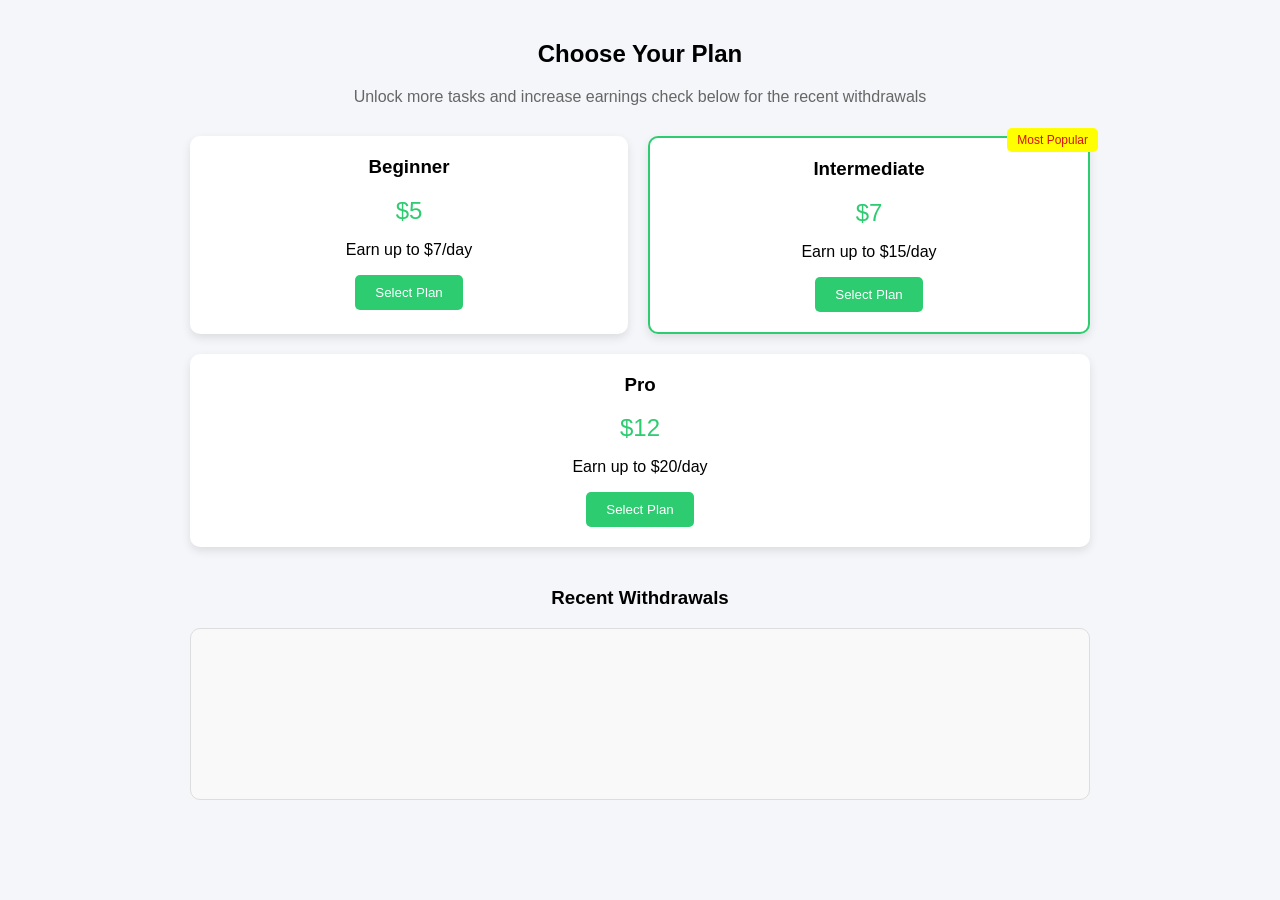
<file: upgrade.html>
<!DOCTYPE html>
<html lang="en">
<head>
<meta charset="UTF-8">
<meta name="viewport" content="width=device-width, initial-scale=1.0">
<title>Upgrade Plans</title>
<link rel="stylesheet" href="upgrade.css">
</head>

<body>

<div class="container">

    <h2>Choose Your Plan</h2>
    <p class="subtitle">Unlock more tasks and increase earnings check below for the recent withdrawals </p>

    <div class="plans">

        <!-- Beginner -->
        <div class="plan">
            <h3>Beginner</h3>
            <p class="price">$5</p>
            <p>Earn up to $7/day</p>
            <button>Select Plan</button>
        </div>

        <!-- Intermediate -->
        <div class="plan popular">
            <span class="badge">Most Popular</span>
            <h3>Intermediate</h3>
            <p class="price">$7</p>
            <p>Earn up to $15/day</p>
            <button>Select Plan</button>
        </div>

        <!-- Pro -->
        <div class="plan">
            <h3>Pro</h3>
            <p class="price">$12</p>
            <p>Earn up to $20/day</p>
            <button>Select Plan</button>
        </div>

    </div>

    <!-- Fake Withdrawals Feed -->
    <div class="withdrawals">
        <h3>Recent Withdrawals</h3>
        <div class="withdrawal-box" id="withdrawalBox"></div>
    </div>

</div>

<script>
    
const users = [
    {name: "John", flag: "🇺🇸"}, {name: "Mary", flag: "🇬🇧"},
    {name: "David", flag: "🇨🇦"}, {name: "Sarah", flag: "🇦🇺"},
    {name: "Michael", flag: "🇺🇸"}, {name: "James", flag: "🇬🇧"},
    {name: "Linda", flag: "🇨🇦"}, {name: "Chris", flag: "🇦🇺"},
    {name: "Daniel", flag: "🇺🇸"}, {name: "Sophia", flag: "🇬🇧"},

    {name: "Liam", flag: "🇮🇪"}, {name: "Noah", flag: "🇺🇸"},
    {name: "Emma", flag: "🇨🇦"}, {name: "Olivia", flag: "🇦🇺"},
    {name: "Ava", flag: "🇺🇸"}, {name: "William", flag: "🇬🇧"},
    {name: "Elijah", flag: "🇺🇸"}, {name: "Charlotte", flag: "🇨🇦"},
    {name: "Amelia", flag: "🇦🇺"}, {name: "Benjamin", flag: "🇺🇸"},

    {name: "Lucas", flag: "🇧🇷"}, {name: "Mia", flag: "🇮🇹"},
    {name: "Ethan", flag: "🇫🇷"}, {name: "Harper", flag: "🇩🇪"},
    {name: "Alexander", flag: "🇪🇸"}, {name: "Evelyn", flag: "🇳🇱"},
    {name: "Henry", flag: "🇸🇪"}, {name: "Ella", flag: "🇳🇴"},
    {name: "Jack", flag: "🇩🇰"}, {name: "Grace", flag: "🇫🇮"},

    // 🇰🇪 Kenyan users
    {name: "Brian", flag: "🇰🇪"}, {name: "Kevin", flag: "🇰🇪"},
    {name: "Dennis", flag: "🇰🇪"}, {name: "Mercy", flag: "🇰🇪"},
    {name: "Faith", flag: "🇰🇪"}, {name: "James K", flag: "🇰🇪"},
    {name: "Peter", flag: "🇰🇪"}, {name: "Ann", flag: "🇰🇪"},
    {name: "John K", flag: "🇰🇪"}, {name: "Mary N", flag: "🇰🇪"},

    {name: "Ali", flag: "🇦🇪"}, {name: "Omar", flag: "🇸🇦"},
    {name: "Chen", flag: "🇨🇳"}, {name: "Yuki", flag: "🇯🇵"},
    {name: "Raj", flag: "🇮🇳"}, {name: "Carlos", flag: "🇲🇽"},
    {name: "Diego", flag: "🇦🇷"}, {name: "Ivan", flag: "🇷🇺"},
    {name: "Leo", flag: "🇿🇦"}, {name: "Zara", flag: "🇳🇬"}
];

const amounts = [5, 7, 10, 12, 15, 20, 25];
const methods = ["M-Pesa", "PayPal", "Crypto", "Bank"];

const box = document.getElementById("withdrawalBox");

function randomTime() {
    const times = ["just now", "2 sec ago", "5 sec ago", "10 sec ago"];
    return times[Math.floor(Math.random() * times.length)];
}

function generateWithdrawal() {
    const user = users[Math.floor(Math.random() * users.length)];
    const amount = amounts[Math.floor(Math.random() * amounts.length)];
    const method = methods[Math.floor(Math.random() * methods.length)];

    const item = document.createElement("div");
    item.className = "withdrawal-item";

    item.innerHTML = `
        <span class="left">
            ${user.flag} ${user.name}
        </span>
        <span class="right">
            $${amount} • ${method}
        </span>
        <div class="time">${randomTime()}</div>
    `;

    box.appendChild(item);

    // Smooth scroll effect
    box.scrollTop = box.scrollHeight;

    if (box.children.length > 6) {
        box.removeChild(box.children[0]);
    }
}

setInterval(generateWithdrawal, 1800);

</script>

</body>
</html>
</file>
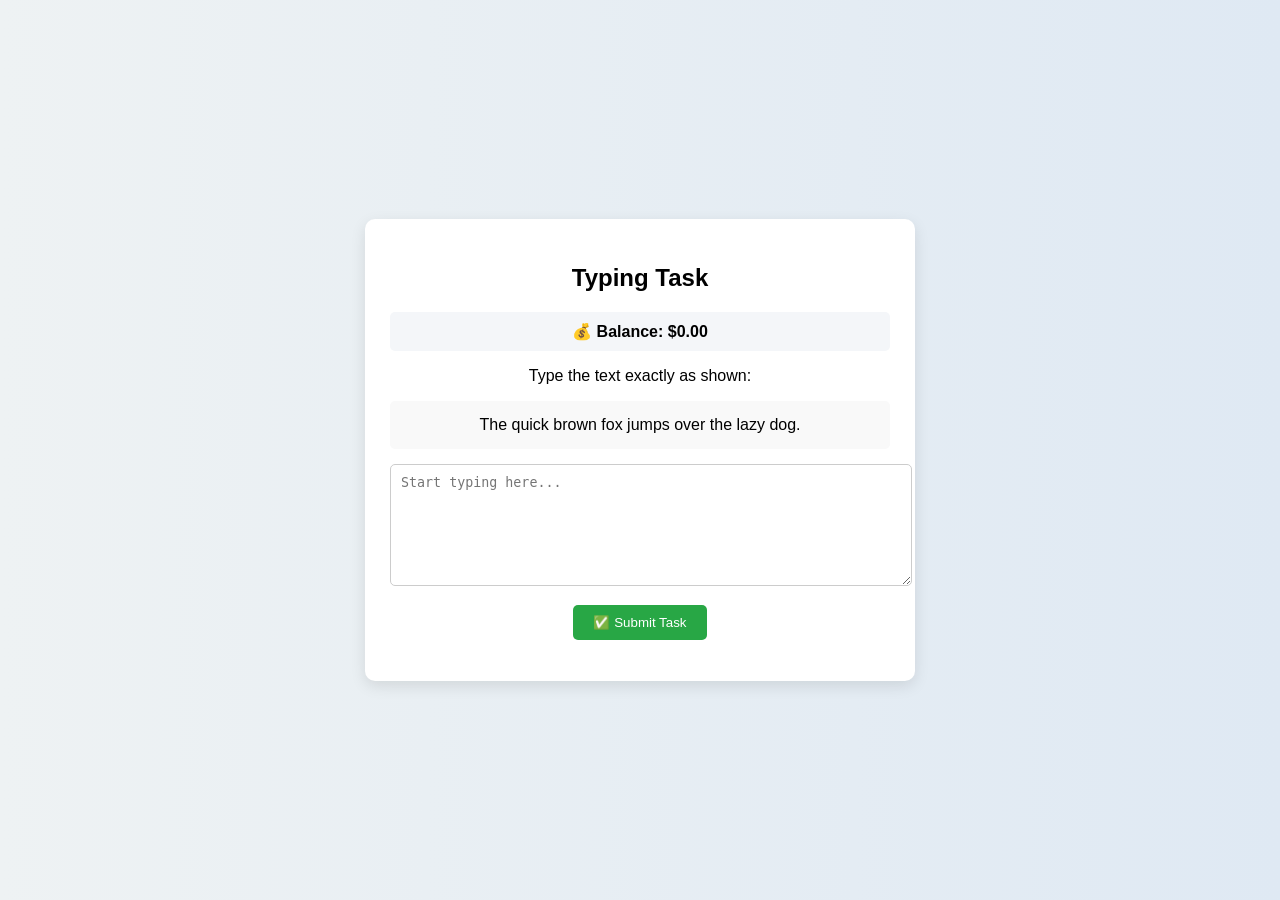
<file: working.html>
<!DOCTYPE html>
<html lang="en">
<head>
<meta charset="UTF-8">
<meta name="viewport" content="width=device-width, initial-scale=1.0">
<title>Typing Task</title>
<link rel="stylesheet" href="working.css">
</head>

<body>

<div class="container">

    <h2>Typing Task</h2>

    <!-- BALANCE -->
    <div class="balance-box">
        💰 Balance: <span id="balance">$0.00</span>
    </div>

    <p class="instruction">Type the text exactly as shown:</p>

    <!-- TEXT -->
    <div class="text-box" id="originalText">
        The quick brown fox jumps over the lazy dog.
    </div>

    <!-- INPUT -->
    <textarea id="userInput" placeholder="Start typing here..."></textarea>

    <!-- BUTTON -->
    <button id="submitBtn" onclick="submitTask()">✅ Submit Task</button>

    <p id="message"></p>

</div>

<script>
// Load saved balance
let balance = parseFloat(localStorage.getItem("balance")) || 0;
document.getElementById("balance").innerText = "$" + balance.toFixed(2);

// Check if task already completed
let taskCompleted = localStorage.getItem("task1Completed");

if (taskCompleted === "true") {
    document.getElementById("submitBtn").disabled = true;
    document.getElementById("submitBtn").innerText = "✔ Completed";
}

// Submit task
function submitTask() {
    if (taskCompleted === "true") return;

    const original = document.getElementById("originalText").innerText.trim();
    const user = document.getElementById("userInput").value.trim();
    const message = document.getElementById("message");

    if (user === original) {
        balance += 16;

        // Save balance
        localStorage.setItem("balance", balance);

        // Mark task as done
        localStorage.setItem("task1Completed", "true");

        document.getElementById("balance").innerText = "$" + balance.toFixed(2);
        message.innerText = "✅ Task completed! $16 added.";
        message.style.color = "green";

        // Disable button
        const btn = document.getElementById("submitBtn");
        btn.disabled = true;
        btn.innerText = "✔ Completed";

        // Redirect back after 2 seconds
        setTimeout(() => {
            window.location.href = "tasks.html";
        }, 2000);

    } else {
        message.innerText = "❌ Text does not match. Try again.";
        message.style.color = "red";
    }
}
</script>

</body>
</html>
</file>
<file: style.css>
/* GENERAL */
body {
    margin: 0;
    font-family: Arial, sans-serif;
    background: #f5f7fa;
}

/* HEADER */
header {
    background: purple;
    color: white;
    padding: 15px;
    display: flex;
    justify-content: space-between;
    align-items: center;
}

.logo {
    font-weight: bold;
}

.menu-icon {
    font-size: 22px;
    cursor: pointer;
}

nav {
    display: none;
    flex-direction: column;
    background: blue;
    position: absolute;
    top: 60px;
    right: 10px;
}

nav a {
    color: white;
    padding: 10px;
    text-decoration: none;
}

/* HERO */
.hero {
    padding: 40px 20px;
    text-align: center;
}

.hero h1 {
    font-size: 28px;
}

.hero p {
    margin: 15px 0;
}

/* BUTTONS */
.buttons a {
    display: inline-block;
    margin: 10px;
    padding: 12px 20px;
    background: green;
    color: white;
    text-decoration: none;
    border-radius: 6px;
}

/* FEATURES */
.features {
    padding: 30px 20px;
}

.feature-box h3 {
    color: purple;
}

/* JOB SECTION */
.jobs {
    padding: 30px 20px;
}

.job-grid {
    display: grid;
    grid-template-columns: repeat(auto-fit, minmax(200px,1fr));
    gap: 15px;
}

.job-card {
    background: white;
    padding: 20px;
    border-radius: 10px;
    border-left: 5px solid blue;
    cursor: pointer;
    transition: 0.3s;
}

.job-card:hover {
    transform: translateY(-5px);
    background: #eef;
}

/* CTA */
.cta {
    text-align: center;
    padding: 40px 20px;
}

/* FOOTER */
footer {
    background: purple;
    color: white;
    text-align: center;
    padding: 20px;
}

/* SCROLL SMOOTH */
html {
    scroll-behavior: smooth;
}
</file>
<file: admin.css>
body{
background:#111;
color:white;
padding:30px;
}

.admin-box{
background:#222;
padding:20px;
border-radius:10px;
}
</file>
<file: dashboard.css>
/* RESET */
* {
    margin: 0;
    padding: 0;
    box-sizing: border-box;
    font-family: Arial, sans-serif;
}

/* BODY */
body {
    background: #f5f7fa;
}

/* HEADER */
.header {
    background: purple;
    color: white;
    padding: 15px 20px;
    display: flex;
    justify-content: space-between;
    align-items: center;
}

.header h2 {
    font-size: 22px;
}

.user-info {
    font-size: 14px;
}

/* CONTAINER */
.container {
    padding: 20px;
}

/* TITLE */
.title {
    margin-bottom: 20px;
    color: #333;
}

/* STATS */
.stats {
    display: flex;
    gap: 15px;
    flex-wrap: wrap;
    margin-bottom: 25px;
}

.card {
    flex: 1;
    min-width: 180px;
    background: white;
    padding: 20px;
    border-radius: 10px;
    border-left: 6px solid blue;
    box-shadow: 0 3px 8px rgba(0,0,0,0.08);
}

.card h4 {
    color: gray;
    margin-bottom: 8px;
}

.card p {
    font-size: 22px;
    font-weight: bold;
    color: black;
}

/* NAVIGATION CARDS */
.cards {
    display: flex;
    gap: 15px;
    flex-wrap: wrap;
    margin-bottom: 30px;
}

.nav-card {
    flex: 1;
    min-width: 220px;
    background: linear-gradient(135deg, green, blue);
    color: white;
    padding: 20px;
    border-radius: 12px;
    text-decoration: none;
    transition: 0.3s;
    box-shadow: 0 4px 10px rgba(0,0,0,0.1);
}

.nav-card:hover {
    transform: translateY(-5px);
    background: linear-gradient(135deg, purple, blue);
}

.nav-card h3 {
    margin-bottom: 10px;
}

/* ACTIVITIES */
.activities {
    background: white;
    padding: 20px;
    border-radius: 12px;
    margin-bottom: 25px;
    border-left: 6px solid green;
    box-shadow: 0 3px 8px rgba(0,0,0,0.08);
}

.activities h3 {
    margin-bottom: 10px;
}

.activities ul {
    list-style: none;
}

.activities li {
    padding: 8px 0;
    border-bottom: 1px solid #eee;
    font-size: 14px;
}

/* WITHDRAWALS */
.withdrawals-box {
    background: white;
    padding: 20px;
    border-radius: 12px;
    border-left: 6px solid yellow;
    box-shadow: 0 3px 8px rgba(0,0,0,0.08);
}

.withdraw-item {
    background: #f9f9f9;
    padding: 10px;
    margin-bottom: 8px;
    border-radius: 6px;
    font-size: 14px;
    animation: fadeIn 0.5s ease;
}

/* ANIMATION */
@keyframes fadeIn {
    from {
        opacity: 0;
        transform: translateY(10px);
    }
    to {
        opacity: 1;
        transform: translateY(0);
    }
}

/* FOOTER */
.footer {
    margin-top: 30px;
    background: purple;
    color: white;
    text-align: center;
    padding: 15px;
}

.footer a {
    color: yellow;
    text-decoration: none;
    margin: 0 5px;
}

/* TERMS POPUP */
.terms-box {
    position: fixed;
    top: 0;
    left: 0;
    right: 0;
    bottom: 0;
    background: rgba(0,0,0,0.6);
    display: none;
    justify-content: center;
    align-items: center;
}

.terms-content {
    background: white;
    padding: 25px;
    border-radius: 12px;
    max-width: 400px;
    text-align: center;
}

.terms-content h3 {
    margin-bottom: 10px;
}

.terms-content p {
    font-size: 14px;
    margin-bottom: 15px;
}

.terms-content button {
    background: green;
    color: white;
    border: none;
    padding: 10px 20px;
    border-radius: 6px;
    cursor: pointer;
}

/* RESPONSIVE */
@media(max-width: 600px) {
    .stats, .cards {
        flex-direction: column;
    }
}
</file>
<file: login.css>
*, *::before, *::after {
  box-sizing: border-box;
  margin: 0;
  padding: 0;
}

:root {
  --cream: #F9F6EF;
  --ink: #1A1814;
  --ink-muted: #6B6860;
  --ink-faint: #BFBDB5;
  --accent: #2D5BE3;
  --accent-hover: #1E46C8;
  --accent-light: #EBF0FD;
  --border: #E3E1D9;
  --white: #FFFFFF;
  --radius-sm: 8px;
  --radius-md: 12px;
  --radius-lg: 20px;
  --font-display: 'DM Serif Display', Georgia, serif;
  --font-body: 'DM Sans', system-ui, sans-serif;
}

html, body {
  height: 100%;
}

body {
  font-family: var(--font-body);
  background: var(--cream);
  color: var(--ink);
  -webkit-font-smoothing: antialiased;
}

/* ─── Layout ─────────────────────────────────────── */

.page-wrapper {
  display: grid;
  grid-template-columns: 1fr 1fr;
  min-height: 100vh;
}

/* ─── Form Panel ─────────────────────────────────── */

.form-panel {
  display: flex;
  align-items: center;
  justify-content: center;
  padding: 3rem 2rem;
  background: var(--white);
}

.form-container {
  width: 100%;
  max-width: 420px;
}

/* ─── Brand Logo ─────────────────────────────────── */

.brand-logo {
  display: flex;
  align-items: center;
  gap: 10px;
  margin-bottom: 3rem;
}

.logo-mark {
  width: 32px;
  height: 32px;
  background: var(--ink);
  border-radius: 8px;
  display: block;
  position: relative;
}

.logo-mark::after {
  content: '';
  position: absolute;
  top: 7px;
  left: 7px;
  width: 18px;
  height: 18px;
  border-radius: 50%;
  background: var(--white);
  opacity: 0.9;
}

.logo-name {
  font-family: var(--font-display);
  font-size: 1.5rem;
  color: var(--ink);
  letter-spacing: -0.01em;
}

/* ─── Form Header ────────────────────────────────── */

.form-header {
  margin-bottom: 2.5rem;
}

.form-header h2 {
  font-family: var(--font-display);
  font-size: 2rem;
  font-weight: 400;
  color: var(--ink);
  letter-spacing: -0.02em;
  margin-bottom: 0.5rem;
}

.form-header p {
  font-size: 0.9375rem;
  color: var(--ink-muted);
  font-weight: 300;
}

/* ─── Form Fields ────────────────────────────────── */

.login-form {
  display: flex;
  flex-direction: column;
  gap: 1.25rem;
}

.field-group {
  display: flex;
  flex-direction: column;
  gap: 0.5rem;
}

.label-row {
  display: flex;
  align-items: center;
  justify-content: space-between;
}

.field-group label {
  font-size: 0.8125rem;
  font-weight: 500;
  color: var(--ink);
  letter-spacing: 0.01em;
}

.forgot-link {
  font-size: 0.8125rem;
  color: var(--accent);
  text-decoration: none;
  font-weight: 400;
}

.forgot-link:hover {
  text-decoration: underline;
}

.input-wrapper {
  position: relative;
  display: flex;
  align-items: center;
}

.input-icon {
  position: absolute;
  left: 14px;
  width: 16px;
  height: 16px;
  color: var(--ink-faint);
  pointer-events: none;
  flex-shrink: 0;
}

.input-wrapper input {
  width: 100%;
  height: 48px;
  padding: 0 14px 0 42px;
  border: 1.5px solid var(--border);
  border-radius: var(--radius-sm);
  background: var(--cream);
  font-family: var(--font-body);
  font-size: 0.9375rem;
  color: var(--ink);
  font-weight: 400;
  outline: none;
  transition: border-color 0.2s, background 0.2s, box-shadow 0.2s;
  -webkit-appearance: none;
}

.input-wrapper input::placeholder {
  color: var(--ink-faint);
  font-weight: 300;
}

.input-wrapper input:hover {
  border-color: var(--ink-muted);
}

.input-wrapper input:focus {
  border-color: var(--accent);
  background: var(--white);
  box-shadow: 0 0 0 3px var(--accent-light);
}

.toggle-password {
  position: absolute;
  right: 14px;
  background: none;
  border: none;
  cursor: pointer;
  color: var(--ink-faint);
  padding: 4px;
  display: flex;
  align-items: center;
  transition: color 0.15s;
}

.toggle-password:hover {
  color: var(--ink-muted);
}

.toggle-password svg {
  width: 16px;
  height: 16px;
}

/* ─── Submit Button ──────────────────────────────── */

.btn-primary {
  display: flex;
  align-items: center;
  justify-content: center;
  gap: 10px;
  width: 100%;
  height: 52px;
  background: var(--ink);
  color: var(--white);
  border: none;
  border-radius: var(--radius-sm);
  font-family: var(--font-body);
  font-size: 0.9375rem;
  font-weight: 500;
  letter-spacing: 0.01em;
  cursor: pointer;
  transition: background 0.2s, transform 0.15s;
  margin-top: 0.25rem;
}

.btn-primary svg {
  width: 18px;
  height: 18px;
  transition: transform 0.2s;
}

.btn-primary:hover {
  background: #2E2C28;
}

.btn-primary:hover svg {
  transform: translateX(3px);
}

.btn-primary:active {
  transform: scale(0.99);
}

/* ─── Divider ────────────────────────────────────── */

.divider {
  display: flex;
  align-items: center;
  gap: 12px;
  margin: 0.25rem 0;
}

.divider::before,
.divider::after {
  content: '';
  flex: 1;
  height: 1px;
  background: var(--border);
}

.divider span {
  font-size: 0.8125rem;
  color: var(--ink-faint);
  white-space: nowrap;
  font-weight: 300;
}

/* ─── Social Buttons ─────────────────────────────── */

.social-row {
  display: grid;
  grid-template-columns: 1fr 1fr;
  gap: 12px;
}

.btn-social {
  display: flex;
  align-items: center;
  justify-content: center;
  gap: 8px;
  height: 44px;
  background: var(--white);
  border: 1.5px solid var(--border);
  border-radius: var(--radius-sm);
  font-family: var(--font-body);
  font-size: 0.875rem;
  font-weight: 400;
  color: var(--ink);
  cursor: pointer;
  transition: border-color 0.2s, background 0.2s;
}

.btn-social svg {
  width: 16px;
  height: 16px;
  flex-shrink: 0;
}

.btn-social:hover {
  border-color: var(--ink-muted);
  background: var(--cream);
}

/* ─── Signup Link ────────────────────────────────── */

.signup-link {
  text-align: center;
  font-size: 0.875rem;
  color: var(--ink-muted);
  margin-top: 1.75rem;
  font-weight: 300;
}

.signup-link a {
  color: var(--accent);
  text-decoration: none;
  font-weight: 500;
}

.signup-link a:hover {
  text-decoration: underline;
}

/* ─── Visual Panel ───────────────────────────────── */

.visual-panel {
  background: var(--ink);
  position: relative;
  overflow: hidden;
  display: flex;
  align-items: center;
  justify-content: center;
  padding: 3rem;
}

.visual-content {
  position: relative;
  z-index: 2;
  display: flex;
  flex-direction: column;
  gap: 3rem;
  max-width: 380px;
}

.quote-block {
  display: flex;
  flex-direction: column;
  gap: 1.25rem;
}

.quote-mark {
  font-family: var(--font-display);
  font-size: 4rem;
  line-height: 1;
  color: var(--accent);
  font-style: italic;
}

.quote-block p {
  font-family: var(--font-display);
  font-size: 1.375rem;
  line-height: 1.5;
  color: var(--white);
  font-weight: 400;
  letter-spacing: -0.01em;
  font-style: italic;
}

.quote-author {
  display: flex;
  align-items: center;
  gap: 12px;
  margin-top: 0.5rem;
}

.avatar {
  width: 40px;
  height: 40px;
  border-radius: 50%;
  background: #2D5BE330;
  border: 1.5px solid #2D5BE360;
  display: flex;
  align-items: center;
  justify-content: center;
  font-size: 0.75rem;
  font-weight: 500;
  color: #A8BDFF;
  flex-shrink: 0;
  letter-spacing: 0.03em;
}

.quote-author strong {
  display: block;
  font-size: 0.875rem;
  font-weight: 500;
  color: var(--white);
}

.quote-author span {
  display: block;
  font-size: 0.8125rem;
  color: #9E9C96;
  font-weight: 300;
  margin-top: 2px;
}

/* ─── Stats ──────────────────────────────────────── */

.visual-stats {
  display: flex;
  align-items: center;
  gap: 1.5rem;
  padding: 1.5rem;
  background: #FFFFFF08;
  border: 1px solid #FFFFFF12;
  border-radius: var(--radius-md);
}

.stat {
  display: flex;
  flex-direction: column;
  gap: 4px;
  flex: 1;
  text-align: center;
}

.stat-num {
  font-family: var(--font-display);
  font-size: 1.5rem;
  color: var(--white);
  font-weight: 400;
  letter-spacing: -0.02em;
}

.stat-label {
  font-size: 0.75rem;
  color: #9E9C96;
  font-weight: 300;
}

.stat-divider {
  width: 1px;
  height: 36px;
  background: #FFFFFF18;
  flex-shrink: 0;
}

.visual-bg-shape {
  position: absolute;
  top: -100px;
  left: -100px;
  width: 480px;
  height: 480px;
  border-radius: 50%;
  background: radial-gradient(circle at center, #2D5BE318 0%, transparent 70%);
  z-index: 1;
}

/* ─── Responsive ─────────────────────────────────── */

@media (max-width: 768px) {
  .page-wrapper {
    grid-template-columns: 1fr;
  }

  .visual-panel {
    display: none;
  }

  .form-panel {
    padding: 2.5rem 1.5rem;
    min-height: 100vh;
  }

  .brand-logo {
    margin-bottom: 2.5rem;
  }
}
form{
background:rgb(47, 212, 231);
padding: 40px;
border-radius:15px;
width:300px;
}
</file>
<file: payment.css>
*{
    margin:0;
    padding:0;
    box-sizing:border-box;
    font-family:Arial, sans-serif;
}

body{
    background:gray;
    display:flex;
    justify-content:center;
    align-items:center;
    height:100vh;
}

.payment-container{
    width:350px;
    background:rgb(58, 92, 231);
    border-radius:15px;
    box-shadow:0 8px 25px rgba(0,0,0,0.15);
    overflow:hidden;
}

.header{
   background:rgb(58, 92, 231);
   color:white ;
    text-align:center;
    padding-top:10px;
}

.header h2{
    font-size:24px;
    margin-bottom:5px;
}

.header p{
    font-size:14px;
}

.payment-body{
    padding:25px;
}

.amount-box{
    background:#f8f9fa;
    border:1px solid #dddddd;
    border-radius:10px;
    padding:15px;
    text-align:center;
    margin-bottom:20px;
    font-size:18px;
}

.amount-box h3{
    color:#00a651;
    font-size:28px;
}

label{
    display:block;
    margin-bottom:8px;
    font-weight:bold;
    color:orange;
}

input{
    width:100%;
    padding:14px;
    border:1px solid #ccc;
    border-radius:10px;
    font-size:13px;
    margin-bottom:20px;
    outline:none;
}

input:focus{
    border-color:#00a651;
}

button{
    width:100%;
    padding:14px;
    background:#00a651;
    color:white;
    border:none;
    border-radius:10px;
    font-size:16px;
    cursor:pointer;
    transition:0.3s;
}

button:hover{
    background:#008f45;
}

.note{
    text-align:center;
    font-size:13px;
    color:blue;
    margin-top:15px;
}

.footer{
    text-align:center;
    padding:15px;
    font-size:12px;
    color:orange;
    background:#fafafa;
}
</file>
<file: post-task.css>
body{
display:flex;
justify-content:center;
align-items:center;
height:100vh;
background:#010117;
}

form{
background:white;
padding:30px;
border-radius:15px;
width:300px;
}

input,button{
width:100%;
padding:10px;
margin:10px 0;
border-radius:15px;

}
</file>
<file: signup.css>
*, *::before, *::after {
  box-sizing: border-box;
  margin: 0;
  padding: 0;
}

:root {
  --cream: #F9F6EF;
  --ink: #1A1814;
  --ink-muted: #6B6860;
  --ink-faint: #BFBDB5;
  --accent: #2D5BE3;
  --accent-hover: #1E46C8;
  --accent-light: #EBF0FD;
  --border: #E3E1D9;
  --white: #FFFFFF;
  --radius-sm: 8px;
  --radius-md: 12px;
  --radius-lg: 20px;
  --font-display: 'DM Serif Display', Georgia, serif;
  --font-body: 'DM Sans', system-ui, sans-serif;
}

html, body {
  height: 100%;
}

body {
  font-family: var(--font-body);
  background: var(--cream);
  color: var(--ink);
  -webkit-font-smoothing: antialiased;
}

/* ─── Layout ─────────────────────────────────────── */

.page-wrapper {
  display: grid;
  grid-template-columns: 1fr 1fr;
  min-height: 100vh;
}

/* ─── Brand Panel ─────────────────────────────────── */

.brand-panel {
  background: var(--ink);
  position: relative;
  overflow: hidden;
  display: flex;
  align-items: stretch;
  padding: 3rem;
}

.brand-content {
  position: relative;
  z-index: 2;
  display: flex;
  flex-direction: column;
  justify-content: space-between;
  width: 100%;
}

.brand-logo {
  display: flex;
  align-items: center;
  gap: 10px;
}

.logo-mark {
  width: 32px;
  height: 32px;
  background: var(--accent);
  border-radius: 8px;
  display: block;
  position: relative;
}

.logo-mark::after {
  content: '';
  position: absolute;
  top: 7px;
  left: 7px;
  width: 18px;
  height: 18px;
  border-radius: 50%;
  background: var(--white);
  opacity: 0.9;
}

.logo-name {
  font-family: var(--font-display);
  font-size: 1.5rem;
  color: var(--white);
  letter-spacing: -0.01em;
}

.brand-tagline {
  flex: 1;
  display: flex;
  flex-direction: column;
  justify-content: center;
  gap: 1.25rem;
  padding: 4rem 0 3rem;
}

.brand-tagline h1 {
  font-family: var(--font-display);
  font-size: clamp(2.5rem, 3.5vw, 3.75rem);
  line-height: 1.1;
  color: var(--white);
  font-weight: 400;
  letter-spacing: -0.02em;
}

.brand-tagline h1 em {
  font-style: italic;
  color: #A8BDFF;
}

.brand-tagline p {
  font-size: 1rem;
  line-height: 1.7;
  color: #9E9C96;
  max-width: 320px;
  font-weight: 300;
}

.brand-dots {
  display: flex;
  gap: 8px;
}

.brand-dots span {
  width: 8px;
  height: 8px;
  border-radius: 50%;
  background: #3B3A36;
}

.brand-dots span:first-child {
  background: var(--accent);
}

.brand-bg-shape {
  position: absolute;
  bottom: -120px;
  right: -120px;
  width: 480px;
  height: 480px;
  border-radius: 50%;
  background: radial-gradient(circle at center, #2D5BE320 0%, transparent 70%);
  z-index: 1;
}

/* ─── Form Panel ─────────────────────────────────── */

.form-panel {
  display: flex;
  align-items: center;
  justify-content: center;
  padding: 3rem 2rem;
  background: var(--white);
}

.form-container {
  width: 100%;
  max-width: 420px;
}

.form-header {
  margin-bottom: 2.5rem;
}

.form-header h2 {
  font-family: var(--font-display);
  font-size: 2rem;
  font-weight: 400;
  color: var(--ink);
  letter-spacing: -0.02em;
  margin-bottom: 0.5rem;
}

.form-header p {
  font-size: 0.9375rem;
  color: var(--ink-muted);
  font-weight: 300;
}

/* ─── Form Fields ────────────────────────────────── */

.signup-form {
  display: flex;
  flex-direction: column;
  gap: 1.25rem;
}

.field-group {
  display: flex;
  flex-direction: column;
  gap: 0.5rem;
}

.field-group label {
  font-size: 0.8125rem;
  font-weight: 500;
  color: var(--ink);
  letter-spacing: 0.01em;
}

.input-wrapper {
  position: relative;
  display: flex;
  align-items: center;
}

.input-icon {
  position: absolute;
  left: 14px;
  width: 16px;
  height: 16px;
  color: var(--ink-faint);
  pointer-events: none;
  flex-shrink: 0;
}

.input-wrapper input {
  width: 100%;
  height: 48px;
  padding: 0 14px 0 42px;
  border: 1.5px solid var(--border);
  border-radius: var(--radius-sm);
  background: var(--cream);
  font-family: var(--font-body);
  font-size: 0.9375rem;
  color: var(--ink);
  font-weight: 400;
  outline: none;
  transition: border-color 0.2s, background 0.2s;
  -webkit-appearance: none;
}

.input-wrapper input::placeholder {
  color: var(--ink-faint);
  font-weight: 300;
}

.input-wrapper input:hover {
  border-color: var(--ink-muted);
}

.input-wrapper input:focus {
  border-color: var(--accent);
  background: var(--white);
  box-shadow: 0 0 0 3px var(--accent-light);
}

.toggle-password {
  position: absolute;
  right: 14px;
  background: none;
  border: none;
  cursor: pointer;
  color: var(--ink-faint);
  padding: 4px;
  display: flex;
  align-items: center;
  transition: color 0.15s;
}

.toggle-password:hover {
  color: var(--ink-muted);
}

.toggle-password svg {
  width: 16px;
  height: 16px;
}

/* ─── Terms Row ──────────────────────────────────── */

.terms-row {
  display: flex;
  align-items: flex-start;
  gap: 10px;
  margin-top: 0.25rem;
}

.terms-row input[type="checkbox"] {
  width: 16px;
  height: 16px;
  margin-top: 2px;
  accent-color: var(--accent);
  cursor: pointer;
  flex-shrink: 0;
}

.terms-row label {
  font-size: 0.8125rem;
  color: var(--ink-muted);
  line-height: 1.5;
  font-weight: 300;
  cursor: pointer;
}

.terms-row a {
  color: var(--accent);
  text-decoration: none;
  font-weight: 400;
}

.terms-row a:hover {
  text-decoration: underline;
}

/* ─── Submit Button ──────────────────────────────── */

.btn-primary {
  display: flex;
  align-items: center;
  justify-content: center;
  gap: 10px;
  width: 100%;
  height: 52px;
  background: var(--ink);
  color: var(--white);
  border: none;
  border-radius: var(--radius-sm);
  font-family: var(--font-body);
  font-size: 0.9375rem;
  font-weight: 500;
  letter-spacing: 0.01em;
  cursor: pointer;
  transition: background 0.2s, transform 0.15s;
  margin-top: 0.5rem;
}

.btn-primary svg {
  width: 18px;
  height: 18px;
  transition: transform 0.2s;
}

.btn-primary:hover {
  background: #2E2C28;
}

.btn-primary:hover svg {
  transform: translateX(3px);
}

.btn-primary:active {
  transform: scale(0.99);
}

/* ─── Login Link ─────────────────────────────────── */

.login-link {
  text-align: center;
  font-size: 0.875rem;
  color: var(--ink-muted);
  margin-top: 1.75rem;
  font-weight: 300;
}

.login-link a {
  color: var(--accent);
  text-decoration: none;
  font-weight: 500;
}

.login-link a:hover {
  text-decoration: underline;
}

/* ─── Responsive ─────────────────────────────────── */

@media (max-width: 768px) {
  .page-wrapper {
    grid-template-columns: 1fr;
  }

  .brand-panel {
    padding: 2rem;
    min-height: 220px;
    align-items: flex-start;
  }

  .brand-tagline h1 {
    font-size: 2.25rem;
  }

  .brand-tagline p {
    display: none;
  }

  .brand-tagline {
    padding: 2rem 0 1.5rem;
  }

  .form-panel {
    padding: 2.5rem 1.5rem;
  }
}
</file>
<file: task.css>
body {
    font-family: Arial;
    background: linear-gradient(to right, #eef2f3, #dfe9f3);
    margin: 0;
}

/* CONTAINER */
.task-container {
    width: 90%;
    max-width: 1200px;
    margin: auto;
    padding: 20px;
}

/* HEADER */
.header {
    text-align: center;
}

/* BALANCE */
.balance-box {
    background: white;
    padding: 20px;
    margin: 20px 0;
    text-align: center;
    border-radius: 10px;
    box-shadow: 0 4px 10px rgba(0,0,0,0.05);
}

#balance {
    font-size: 22px;
    color: #28a745;
}

.withdraw-btn {
    padding: 10px 20px;
    background: #ff9800;
    border: none;
    color: white;
    border-radius: 5px;
    cursor: pointer;
}

.withdraw-btn:hover {
    background: #e68900;
}

/* GRID */
.task-list {
    display: grid;
    grid-template-columns: repeat(auto-fit, minmax(220px, 1fr));
    gap: 15px;
}

/* CARD */
.task-card {
    background: white;
    padding: 15px;
    border-radius: 10px;
    position: relative;
    text-align: center;
    transition: 0.3s;
    box-shadow: 0 5px 12px rgba(0,0,0,0.08);
}

.task-card:hover {
    transform: translateY(-5px);
}

/* PRICE */
.price {
    position: absolute;
    top: 10px;
    right: 10px;
    background: #007bff;
    color: white;
    padding: 5px 8px;
    border-radius: 5px;
    font-size: 12px;
}

/* BUTTON */
.btn {
    display: inline-block;
    margin-top: 10px;
    padding: 8px 12px;
    color: white;
    background: #007bff;
    text-decoration: none;
    border-radius: 5px;
}

.free {
    border: 2px solid #28a745;
}

.free-btn {
    background: #28a745;
}

.done {
    background: gray !important;
    pointer-events: none;
}
</file>
<file: tasks.css>
body {
    font-family: Arial;
    background: linear-gradient(to right, #eef2f3, #dfe9f3);
    margin: 0;
}

/* CONTAINER */
.task-container {
    width: 90%;
    max-width: 1200px;
    margin: auto;
    padding: 20px;
}

/* HEADER */
.header {
    text-align: center;
}

/* BALANCE */
.balance-box {
    background: white;
    padding: 20px;
    margin: 20px 0;
    text-align: center;
    border-radius: 10px;
    box-shadow: 0 4px 10px rgba(0,0,0,0.05);
}

#balance {
    font-size: 22px;
    color: #28a745;
}

.withdraw-btn {
    padding: 10px 20px;
    background: #ff9800;
    border: none;
    color: white;
    border-radius: 5px;
    cursor: pointer;
}

.withdraw-btn:hover {
    background: #e68900;
}

/* GRID */
.task-list {
    display: grid;
    grid-template-columns: repeat(auto-fit, minmax(220px, 1fr));
    gap: 15px;
}

/* CARD */
.task-card {
    background: white;
    padding: 15px;
    border-radius: 10px;
    position: relative;
    text-align: center;
    transition: 0.3s;
    box-shadow: 0 5px 12px rgba(0,0,0,0.08);
}

.task-card:hover {
    transform: translateY(-5px);
}

/* PRICE */
.price {
    position: absolute;
    top: 10px;
    right: 10px;
    background: #007bff;
    color: white;
    padding: 5px 8px;
    border-radius: 5px;
    font-size: 12px;
}

/* BUTTON */
.btn {
    display: inline-block;
    margin-top: 10px;
    padding: 8px 12px;
    color: white;
    background: #007bff;
    text-decoration: none;
    border-radius: 5px;
}

.free {
    border: 2px solid #28a745;
}

.free-btn {
    background: #28a745;
}

.done {
    background: gray !important;
    pointer-events: none;
}
</file>
<file: upgrade.css>
body {
    font-family: Arial, sans-serif;
    background: #f4f6f9;
    margin: 0;
    padding: 0;
}

.container {
    max-width: 900px;
    margin: auto;
    padding: 20px;
    text-align: center;
}

.subtitle {
    color: #666;
    margin-bottom: 30px;
}

.plans {
    display: flex;
    justify-content: space-between;
    gap: 20px;
    flex-wrap: wrap;
}

.plan {
    background: #fff;
    padding: 20px;
    border-radius: 10px;
    flex: 1;
    min-width: 250px;
    box-shadow: 0 4px 10px rgba(0,0,0,0.1);
    position: relative;
}

.plan h3 {
    margin-top: 0;
}

.price {
    font-size: 24px;
    color: #2ecc71;
    margin: 10px 0;
}

.plan button {
    padding: 10px 20px;
    border: none;
    background: #2ecc71;
    color: #fff;
    border-radius: 5px;
    cursor: pointer;
}

.plan button:hover {
    background: #27ae60;
}

.popular {
    border: 2px solid #2ecc71;
}

.badge {
    position: absolute;
    top: -10px;
    right: -10px;
    background:yellow;
    color: #db0f0f;
    padding: 5px 10px;
    font-size: 12px;
    border-radius: 5px;
}

/* Withdrawals Section */
.withdrawals {
    margin-top: 40px;
}

.withdrawal-box {
    height: 120px;
    overflow: hidden;
    border: 1px solid #ddd;
    border-radius: 10px;
    padding: 10px;
    background: #f9f9f9;
}

.withdrawal-item {
    padding: 8px;
    margin: 5px 0;
    background: #fff;
    border-radius: 6px;
    font-size: 14px;
    animation: slideUp 0.5s ease;
}

@keyframes slideUp {
    from {
        transform: translateY(20px);
        opacity: 0;
    }
    to {
        transform: translateY(0);
        opacity: 1;
    }
}

.withdrawal-box {
    height: 150px;
    overflow-y: hidden;
    border: 1px solid #ddd;
    border-radius: 10px;
    padding: 10px;
    background: #f9f9f9;
}

.withdrawal-item {
    background: #fff;
    padding: 10px;
    margin: 6px 0;
    border-radius: 8px;
    font-size: 14px;
    display: flex;
    flex-direction: column;
    animation: fadeSlide 0.4s ease;
}

.withdrawal-item .left {
    font-weight: bold;
}

.withdrawal-item .right {
    font-size: 13px;
    color: #2ecc71;
}

.withdrawal-item .time {
    font-size: 11px;
    color: #888;
}

@keyframes fadeSlide {
    from {
        opacity: 0;
        transform: translateY(15px);
    }
    to {
        opacity: 1;
        transform: translateY(0);
    }
}
</file>
<file: working.css>
body {
    font-family: Arial;
    background: linear-gradient(to right, #eef2f3, #dfe9f3);
    margin: 0;
    display: flex;
    justify-content: center;
    align-items: center;
    height: 100vh;
}

/* CONTAINER */
.container {
    background: white;
    padding: 25px;
    width: 90%;
    max-width: 500px;
    border-radius: 10px;
    box-shadow: 0 5px 15px rgba(0,0,0,0.1);
    text-align: center;
}

/* BALANCE */
.balance-box {
    background: #f4f6f9;
    padding: 10px;
    margin-bottom: 15px;
    border-radius: 5px;
    font-weight: bold;
}

/* TEXT */
.text-box {
    background: #f9f9f9;
    padding: 15px;
    margin: 15px 0;
    border-radius: 5px;
}

/* INPUT */
textarea {
    width: 100%;
    height: 100px;
    padding: 10px;
    border-radius: 5px;
    border: 1px solid #ccc;
}

/* BUTTON */
button {
    margin-top: 15px;
    padding: 10px 20px;
    border: none;
    background: #28a745;
    color: white;
    border-radius: 5px;
    cursor: pointer;
}

button:disabled {
    background: gray;
    cursor: not-allowed;
}

/* MESSAGE */
#message {
    margin-top: 10px;
}
</file>
